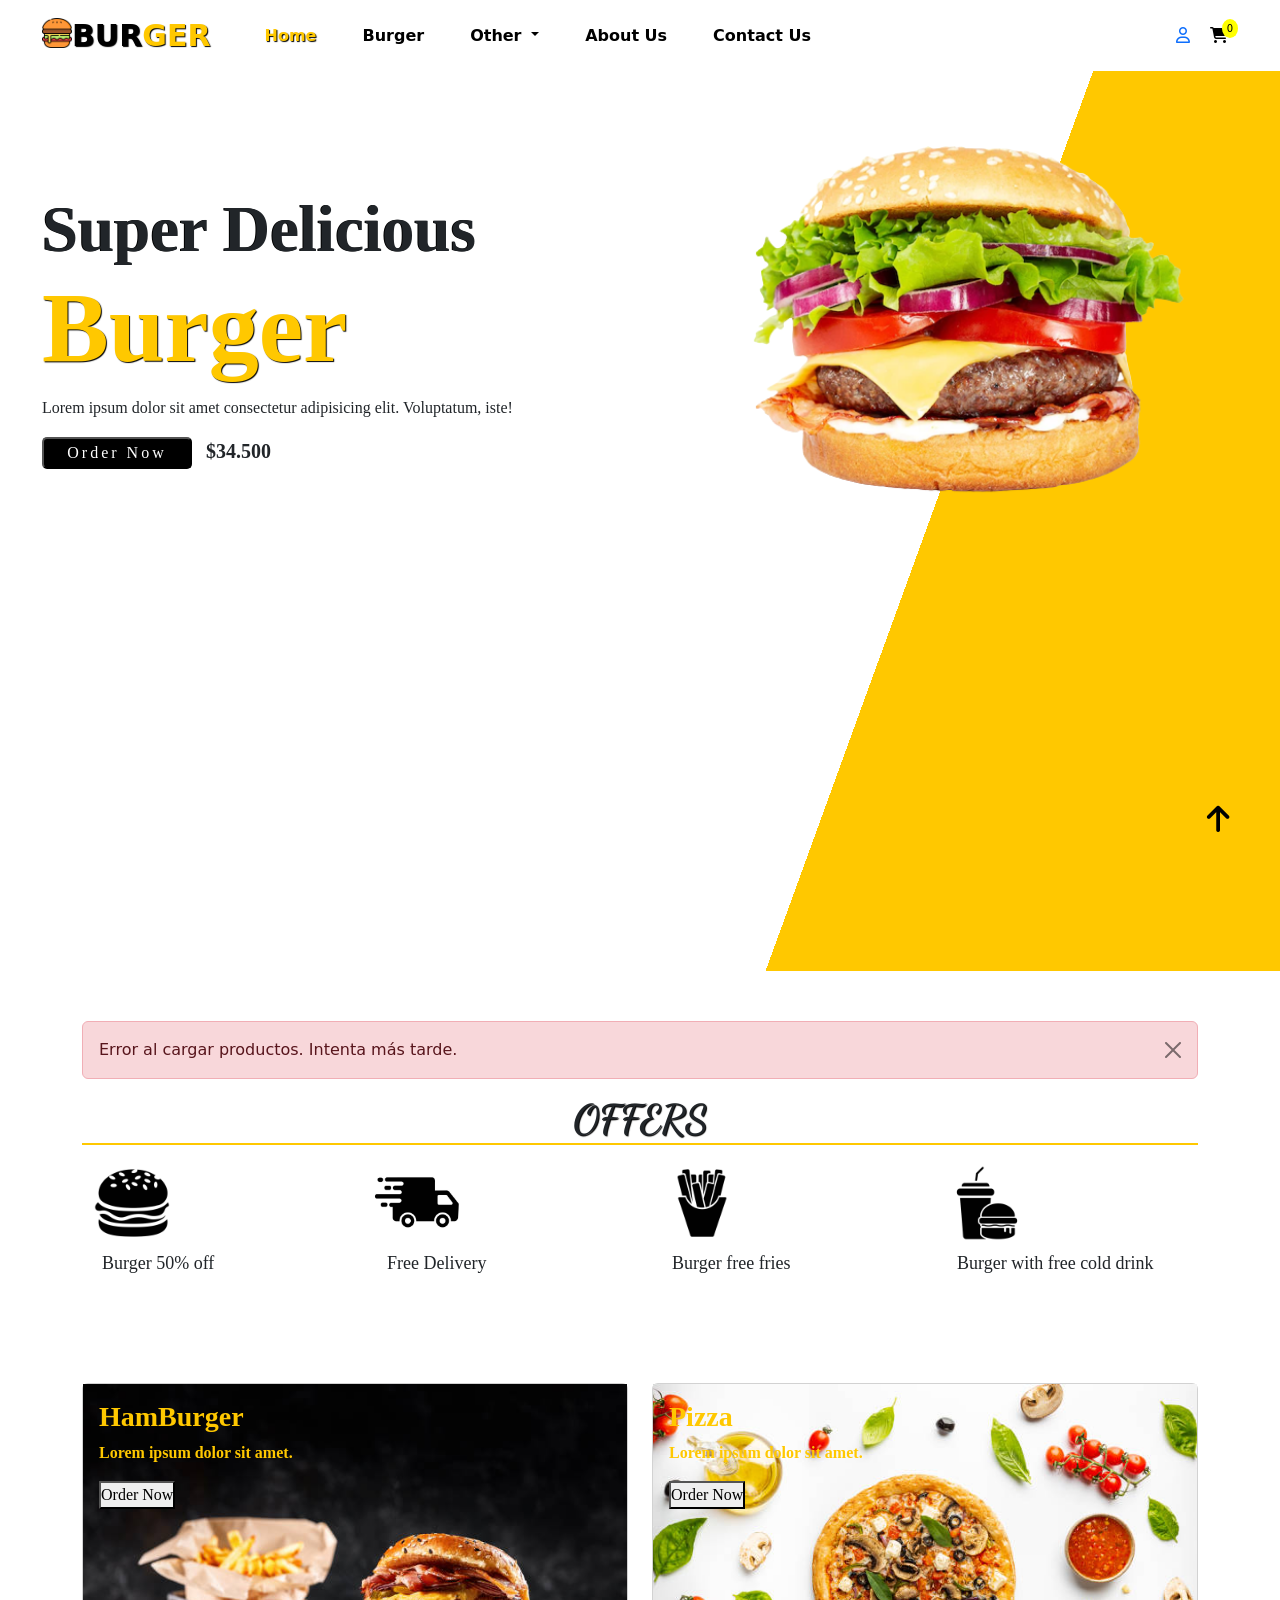
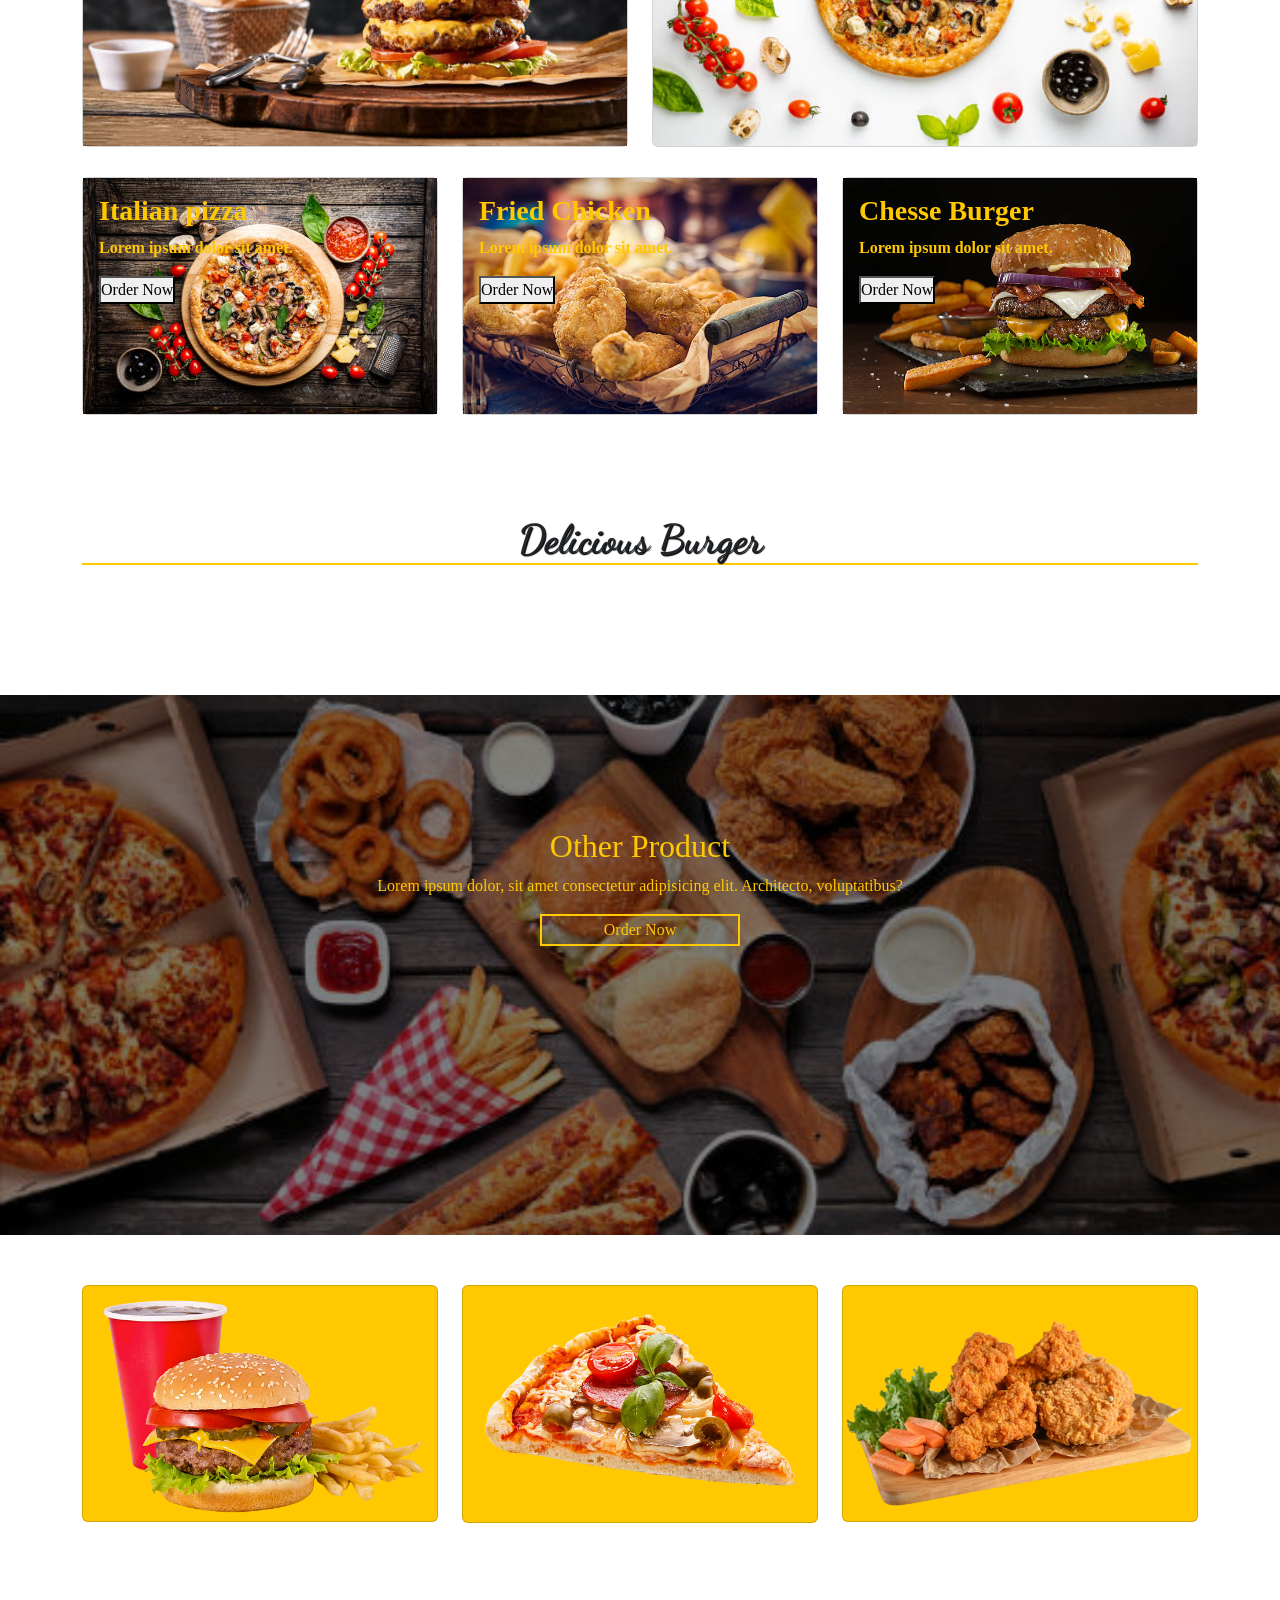
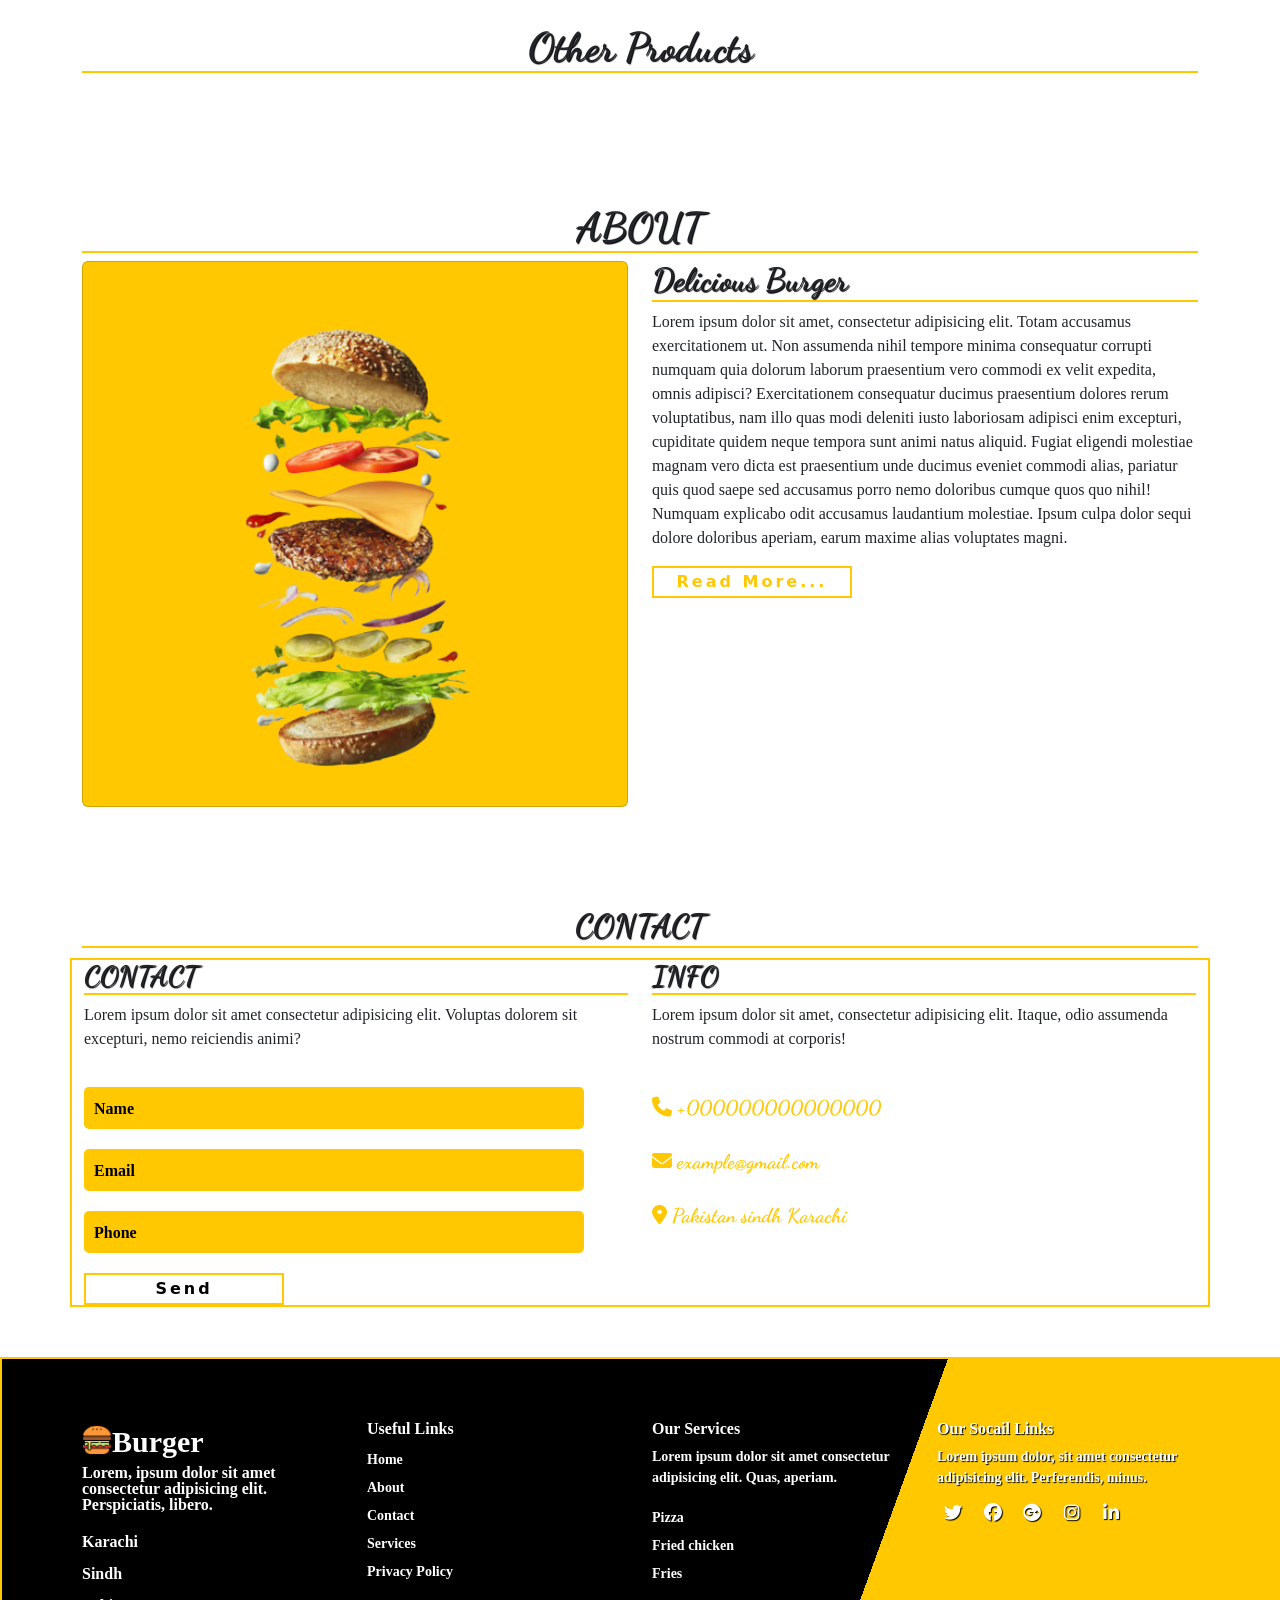
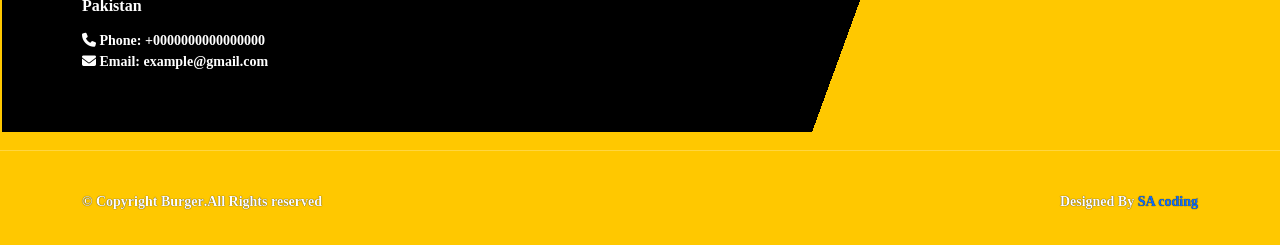
<file: Restaurant Website/Restaurant Website/platilla-carrito/index.html>
<!DOCTYPE html>
<html lang="en">
<head>
  <meta charset="UTF-8">
  <meta http-equiv="X-UA-Compatible" content="IE=edge">
  <meta name="viewport" content="width=device-width, initial-scale=1.0">
  <title>Burger</title>
  <link rel="shortcut icon" type="image" href="./images/logo.png">
  <link rel="stylesheet" href="style.css">
  <link rel="stylesheet" href="https://cdnjs.cloudflare.com/ajax/libs/font-awesome/6.2.0/css/all.min.css">
  <!-- bootstrap links -->
  <link href="https://cdn.jsdelivr.net/npm/bootstrap@5.0.2/dist/css/bootstrap.min.css" rel="stylesheet" integrity="sha384-EVSTQN3/azprG1Anm3QDgpJLIm9Nao0Yz1ztcQTwFspd3yD65VohhpuuCOmLASjC" crossorigin="anonymous">
  <!-- bootstrap links -->
  <!-- fonts links -->
  <link rel="preconnect" href="https://fonts.googleapis.com">
  <link rel="preconnect" href="https://fonts.gstatic.com" crossorigin>
  <link href="https://fonts.googleapis.com/css2?family=Dancing+Script:wght@600&display=swap" rel="stylesheet">
  <!-- fonts links -->
</head>
<body>
  <!-- home section -->
  <nav class="navbar navbar-expand-lg" id="navbar">
    <div class="container-fluid">
      <a class="navbar-brand" href="#" id="logo"><img src="./images/logo.png" alt="" width="30px">BUR<span>GER</span></a>
      <button class="navbar-toggler" type="button" data-bs-toggle="collapse" data-bs-target="#navbarSupportedContent" aria-controls="navbarSupportedContent" aria-expanded="false" aria-label="Toggle navigation">
        <span><i class="fa-solid fa-bars"></i></span>
      </button>
      <div class="collapse navbar-collapse" id="navbarSupportedContent">
        <ul class="navbar-nav me-auto mb-2 mb-lg-0">
          <li class="nav-item">
            <a class="nav-link active" aria-current="page" href="../platilla-carrito/index.html" id="first-child">Home</a>
          </li>
          <li class="nav-item">
            <a class="nav-link" href="../platilla-carrito/index.html#burger">Burger</a>
          </li>
          <li class="nav-item dropdown">
   <a class="nav-link dropdown-toggle" href="../platilla-carrito/index.html#Other" role="button">
      Other
   </a>
   <ul class="dropdown-menu">
      <li><a class="dropdown-item" href="../platilla-carrito/index.html#Pizza">Pizza</a></li>
      <li><a class="dropdown-item" href="../platilla-carrito/index.html#Fries">Fries</a></li>
      <li><a class="dropdown-item" href="../platilla-carrito/index.html#FriedChicken">Fried Chicken</a></li>
   </ul>
</li>
          <li class="nav-item">
            <a class="nav-link" href="../platilla-carrito/index.html#about">About Us</a>
          </li>
          <li class="nav-item">
            <a class="nav-link" href="../platilla-carrito/index.html#contact">Contact Us</a>
          </li>
        </ul>
        
        <form class="d-flex">
          <div class="icons">
            <a href="">
            <i class="fa-regular fa-user"></i>
            </a>
            <a href="../platilla-carrito/cart.html" style="color: black;">
            <div class="carrito">
              <i class="fa-solid fa-cart-shopping"></i>
              <span class="contar-pro">0</span>
            </div>
            </a>
          </div>
        </form>
      </div>
    </div>
  </nav>
  <div class="home-section">
    <!-- home content -->
    <section class="home">
      <div class="content">
        <h1>Super Delicious
          <br> <span>Burger</span>
        </h1>
        <p>Lorem ipsum dolor sit amet consectetur adipisicing elit. Voluptatum, iste!</p>
        <div id="btn"><button id="btn-hero-order">Order Now</button> <span>$34.500</span></div>
      </div>
      <div class="img">
        <img src="./images/burger.png" alt="">
      </div>
    </section>
    <!-- home content -->
  </div>
  <!-- home section -->





  <!-- top icons -->
  <div class="container" id="top-icons">
    <h1>OFFERS</h1>
    <div class="row">
      <div class="col-md-3 py-3 py-md-0">
        <i><img src="./images/offer1.png" alt=""></i>
        <h3>Burger 50% off</h3>
      </div>
      <div class="col-md-3 py-3 py-md-0">
        <i><img src="./images/offer2.png" alt=""></i>
        <h3>Free Delivery</h3>
      </div>
      <div class="col-md-3 py-3 py-md-0">
        <i><img src="./images/offer3.png" alt=""></i>
        <h3>Burger free fries</h3>
      </div>
      <div class="col-md-3 py-3 py-md-0">
        <i><img src="./images/offer4.png" alt=""></i>
        <h3>Burger with free cold drink</h3>
      </div>
    </div>
  </div>
  <!-- top icons -->







  <!-- cards -->
  <div class="container" id="cards">
    <div class="row">
      <div class="col-md-6 py-3 py-md-0">
        <div class="card">
          <img src="./images/cards1.png" alt="">
          <div class="card-img-overlay">
            <h3>HamBurger</h3>
            <p>Lorem ipsum dolor sit amet.</p>
            <button class="btn-orden-categoria" data-categoria="hamburguesa">Order Now</button>
          </div>
        </div>
      </div>
      <div class="col-md-6 py-3 py-md-0">
        <div class="card">
          <img src="./images/cards2.png" alt="">
          <div class="card-img-overlay">
            <h3>Pizza</h3>
            <p>Lorem ipsum dolor sit amet.</p>
            <button class="btn-orden-categoria" data-categoria="pizza">Order Now</button>
          </div>
        </div>
      </div>
    </div>

    <div class="row" style="margin-top: 30px;">
      <div class="col-md-4 py-3 py-md-0">
        <div class="card">
          <img src="./images/cards3.png" alt="">
          <div class="card-img-overlay">
            <h3>Italian pizza</h3>
            <p>Lorem ipsum dolor sit amet.</p>
            <button class="btn-orden-categoria" data-categoria="pizza">Order Now</button>
          </div>
        </div>
      </div>
      <div class="col-md-4 py-3 py-md-0">
        <div class="card">
          <img src="./images/cards4.png" alt="">
          <div class="card-img-overlay">
            <h3>Fried Chicken</h3>
            <p>Lorem ipsum dolor sit amet.</p>
            <button class="btn-orden-categoria" data-categoria="pollo">Order Now</button>
          </div>
        </div>
      </div>
      <div class="col-md-4 py-3 py-md-0">
        <div class="card">
          <img src="./images/cards5.png" alt="">
          <div class="card-img-overlay">
            <h3>Chesse Burger</h3>
            <p>Lorem ipsum dolor sit amet.</p>
            <button class="btn-orden-categoria" data-categoria="hamburguesa">Order Now</button>
          </div>
        </div>
      </div>
    </div>
  </div>
  <!-- cards -->







  <!-- burger -->
  <div class="container" id="burger">
    <h1>Delicious Burger</h1>
    <div class="row" style="margin-top: 30px;">
      <!-- Los productos se cargarán dinámicamente desde la API -->
    </div>
  </div>
  <!-- burger -->





  <!-- banner -->
  <div class="banner" id="Other">
    <h3>Other Product</h3>
    <p>Lorem ipsum dolor, sit amet consectetur adipisicing elit. Architecto, voluptatibus?</p>
    <button id="btnorder">Order Now</button>
  </div>
  <!-- banner -->






  <!-- top cards -->
  <div class="container" id="topcards">
    <div class="row">
      <div class="col-md-4 py-3 py-md-0">
        <div class="card">
          <img src="./images/topcard1.png" alt="">
        </div>
      </div>
      <div class="col-md-4 py-3 py-md-0">
        <div class="card">
          <img src="./images/topcard2.png" alt="">
        </div>
      </div>
      <div class="col-md-4 py-3 py-md-0">
        <div class="card">
          <img src="./images/topcard3.png" alt="">
        </div>
      </div>
    </div>
  </div>
  <!-- top cards -->






  <!-- otros productos -->
  <div class="container" id="otros-productos">
    <h1 style="margin-top: 30px;">Other Products</h1>
    <div class="row" style="margin-top: 30px;">
      <!-- Los otros productos (Pizzas, Pollos, Papas) se cargarán dinámicamente desde la API -->
    </div>
  </div>
  <!-- otros productos -->








  <!-- about -->
  <div class="container" id="about">
    <h1>ABOUT</h1>
    <div class="row">
     <div class="col-md-6 py-3 py-md-0">
      <div class="card">
        <img src="./images/about.png" alt="">
      </div>
     </div>
     <div class="col-md-6 py-3 py-md-0">
      <h2>Delicious Burger</h2>
      <p>Lorem ipsum dolor sit amet, consectetur adipisicing elit. Totam accusamus exercitationem ut. Non assumenda nihil tempore minima consequatur corrupti numquam quia dolorum laborum praesentium vero commodi ex velit expedita, omnis adipisci? Exercitationem consequatur ducimus praesentium dolores rerum voluptatibus, nam illo quas modi deleniti iusto laboriosam adipisci enim excepturi, cupiditate quidem neque tempora sunt animi natus aliquid. Fugiat eligendi molestiae magnam vero dicta est praesentium unde ducimus eveniet commodi alias, pariatur quis quod saepe sed accusamus porro nemo doloribus cumque quos quo nihil! Numquam explicabo odit accusamus laudantium molestiae. Ipsum culpa dolor sequi dolore doloribus aperiam, earum maxime alias voluptates magni.</p>
      <div id="readmorebtn"><button>Read More...</button></div>
     </div>
    </div>
  </div>
  <!-- about -->






  <!-- contact -->
  <div class="container">
    <h2 id="h2">CONTACT</h2>
  </div>
    <div class="container" id="contact">
    <div class="row">
      <div class="col-md-6 py-3 py-md-0">
         <h3>CONTACT</h3>
         <p>Lorem ipsum dolor sit amet consectetur adipisicing elit. Voluptas dolorem sit excepturi, nemo reiciendis animi?</p>
         <input type="text" placeholder="Name"><br>
         <input type="email" placeholder="Email"><br>
         <input type="number" placeholder="Phone"><br>
         <button id="btnmessage">Send</button>
      </div>
      <div class="col-md-6 py-3 py-md-0">
        <h3>INFO</h3>
        <p>Lorem ipsum dolor sit amet, consectetur adipisicing elit. Itaque, odio assumenda nostrum commodi at corporis!</p>
        <i class="fas fa-phone"> <span>+000000000000000</span></i><br>
        <i class="fa-solid fa-envelope"> <span>example@gmail.com</span></i><br>
        <i class="fa-solid fa-location-dot"> <span>Pakistan sindh Karachi</span></i><br>
      </div>
    </div>
  </div>

  <!-- contact -->







  <!-- footer -->
  <footer id="footer" style="margin-top: 50px;">
    <div class="footer-top">
      <div class="container">
        <div class="row">
          <div class="col-lg-3 col-md-6 footer-contact">
            <a class="navbar-brand" href="#" id="logo2"><img src="./images/logo.png" alt="" width="30px">Burger</a>
            <p>Lorem, ipsum dolor sit amet consectetur adipisicing elit. Perspiciatis, libero.</p><br>
            <p>
              Karachi <br><br>
              Sindh <br><br>
              Pakistan <br><br>
            </p>
            <strong><i class="fa-solid fa-phone"></i> Phone: <strong>+0000000000000000</strong></strong><br>
            <strong><i class="fa-solid fa-envelope"></i> Email: <strong>example@gmail.com</strong></strong>
          </div>
          <div class="col-lg-3 col-md-6 footer-links">
            <h4>Useful Links</h4>
            <ul>
              <li><a href="../platilla-carrito/index.html">Home</a></li>
              <li><a href="../platilla-carrito/index.html#about">About</a></li>
              <li><a href="../platilla-carrito/index.html#contact">Contact</a></li>
              <li><a href="#">Services</a></li>
              <li><a href="#">Privacy Policy</a></li>
            </ul>
          </div>
          
          <div class="col-lg-3 col-md-6 footer-links">
            <h4>Our Services</h4>
            <p>Lorem ipsum dolor sit amet consectetur adipisicing elit. Quas, aperiam.</p>
            <ul>
              <li><a href="../platilla-carrito/index.html#Pizza">Pizza</a></li>
              <li><a href="../platilla-carrito/index.html#FriedChicken">Fried chicken</a></li>
              <li><a href="../platilla-carrito/index.html#Fries">Fries</a></li>
            </ul>
          </div>
          
          <div class="col-lg-3 col-md-6 footer-links">
            <h4>Our Socail Links</h4>
            <p>Lorem ipsum dolor, sit amet consectetur adipisicing elit. Perferendis, minus.</p>
            <div class="socail-links mt-3">
              <a href="#"><i class="fa-brands fa-twitter"></i></a>
              <a href="#"><i class="fa-brands fa-facebook"></i></a>
              <a href="#"><i class="fa-brands fa-google-plus"></i></a>
              <a href="#"><i class="fa-brands fa-instagram"></i></a>
              <a href="#"><i class="fa-brands fa-linkedin-in"></i></a>
            </div>
          </div>

        </div>
      </div>
    </div>
  
  <hr>
  <div class="container py-4">
    <div class="copyright">
      &copy; Copyright <strong>Burger</strong>.All Rights reserved
    </div>
    <div class="credits">
      Designed By <a href="#">SA coding</a>
    </div>
  </div>
</footer>

  <!-- footer -->

  <a href="#" class="arrow"><i class="fa-solid fa-arrow-up"></i></a>


  <script src="https://cdn.jsdelivr.net/npm/bootstrap@5.0.2/dist/js/bootstrap.bundle.min.js" integrity="sha384-MrcW6ZMFYlzcLA8Nl+NtUVF0sA7MsXsP1UyJoMp4YLEuNSfAP+JcXn/tWtIaxVXM" crossorigin="anonymous"></script>
  <script src="./js/app.js"></script>

</body>
</html>
</file>
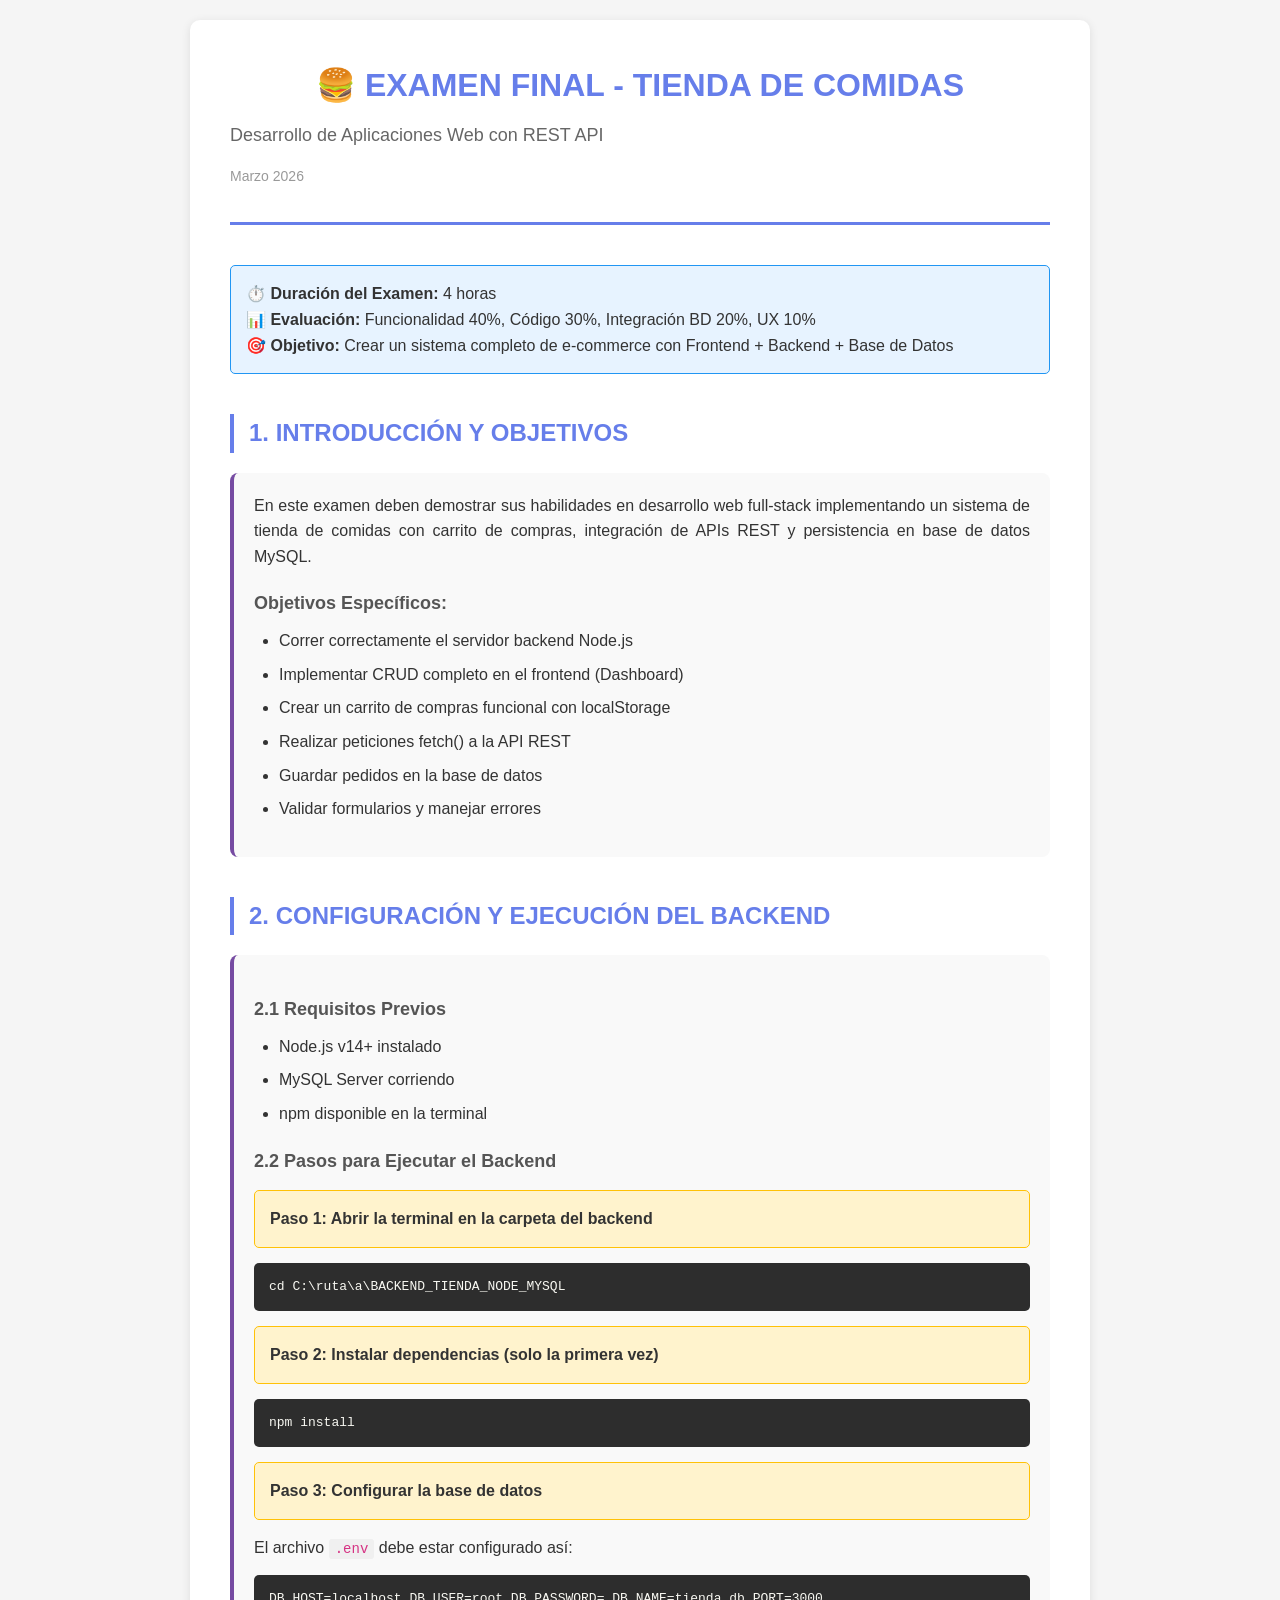
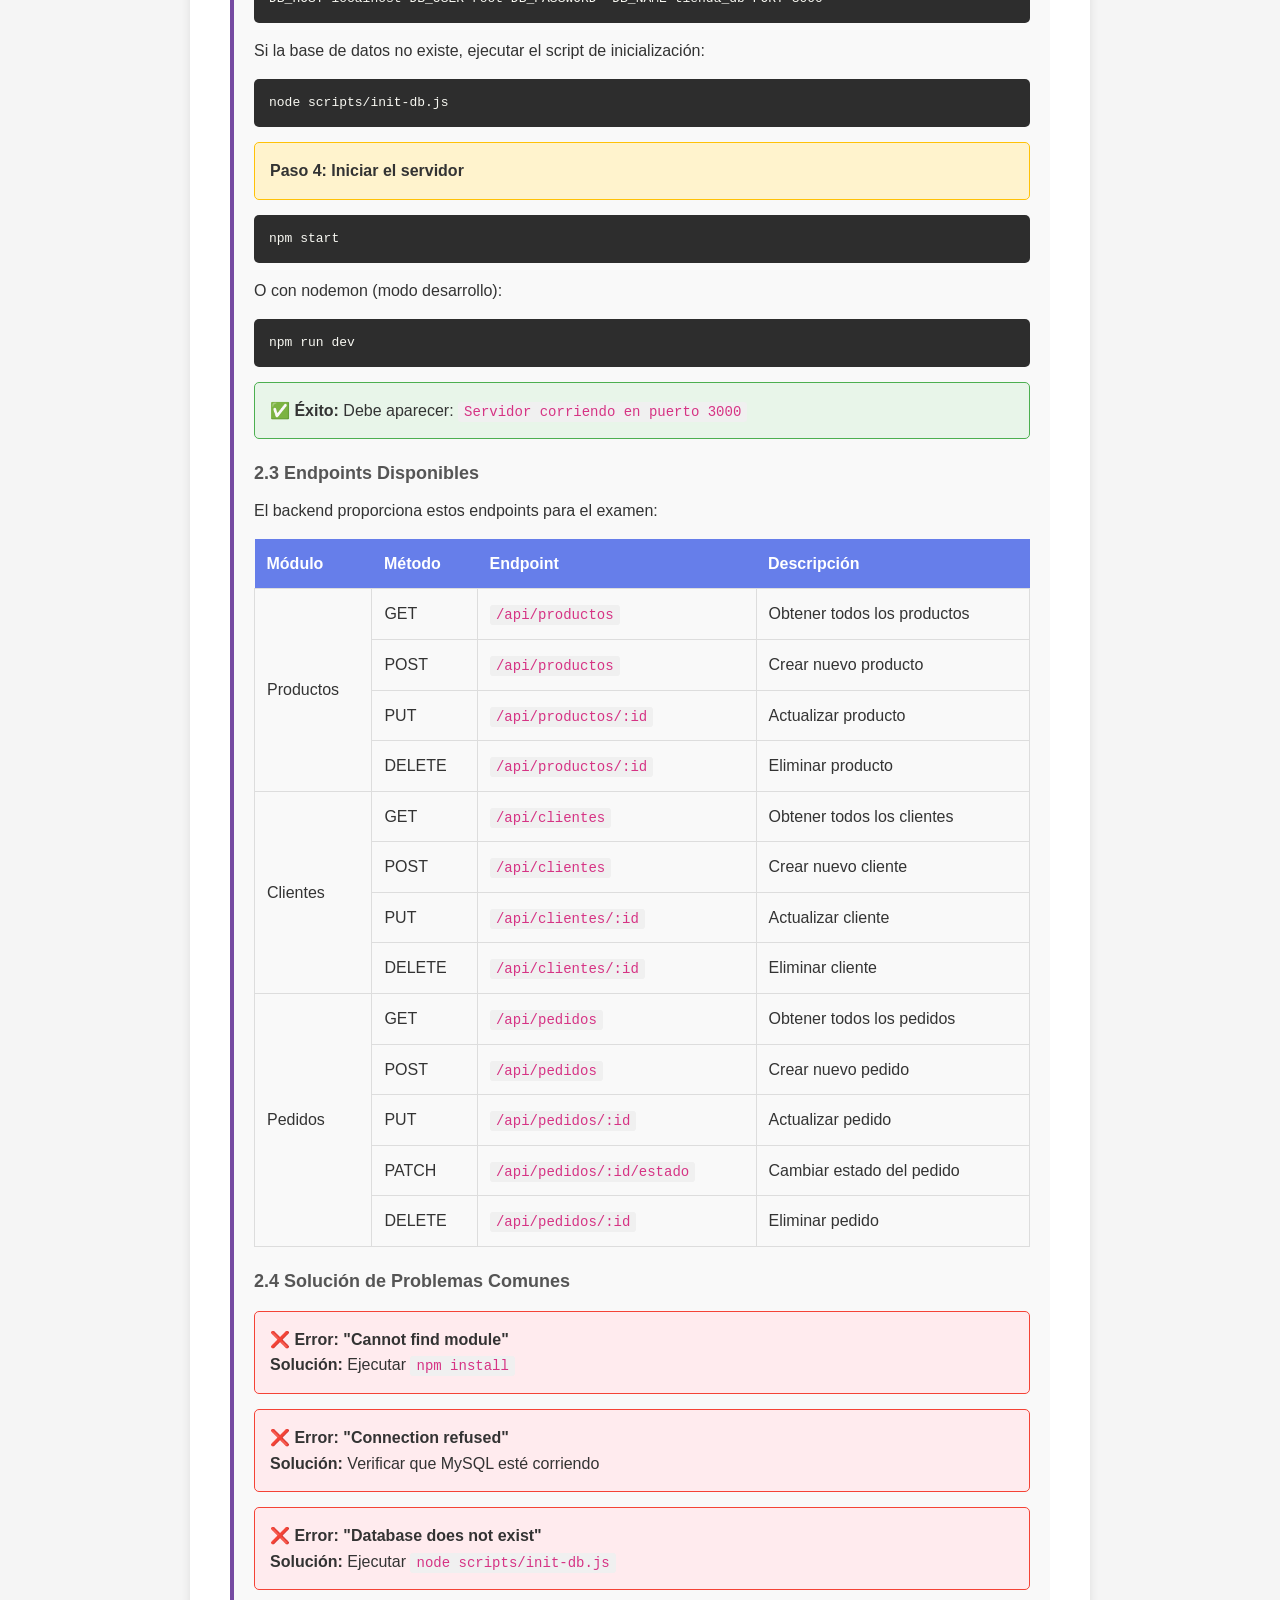
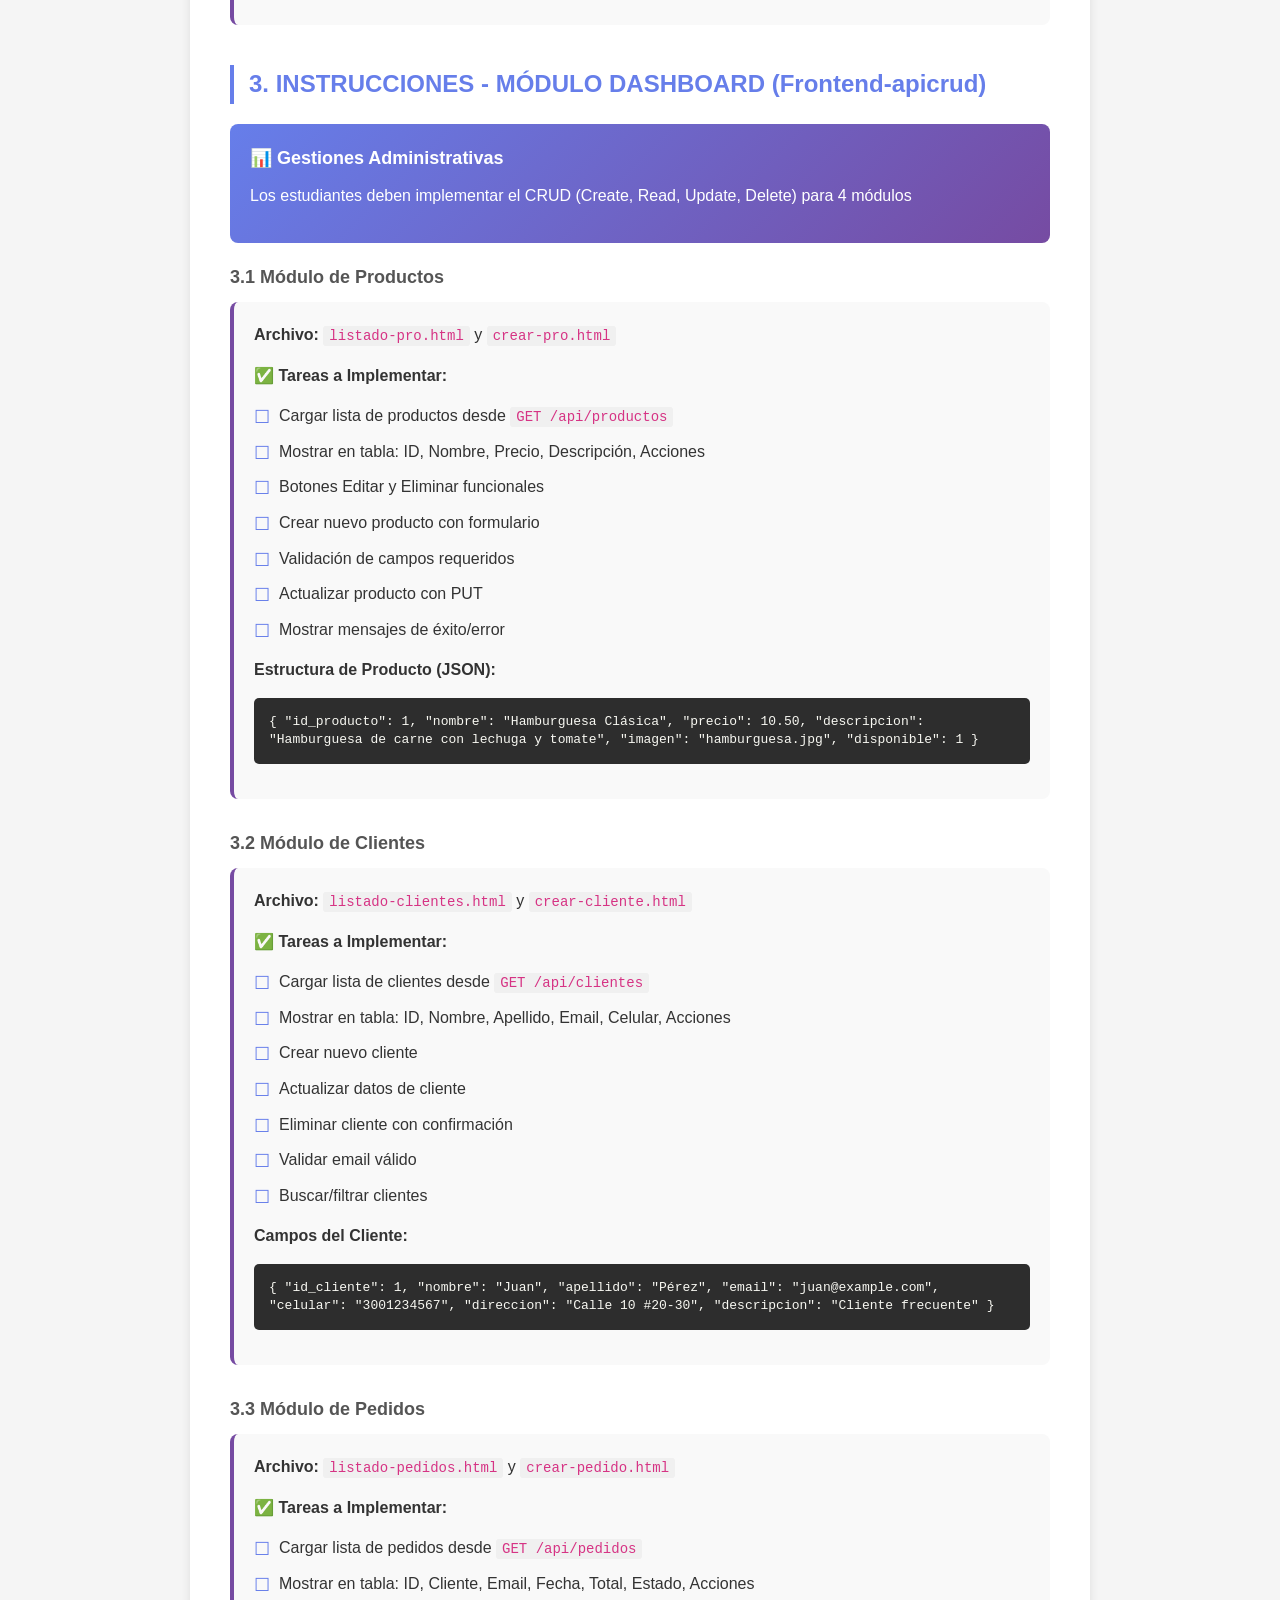
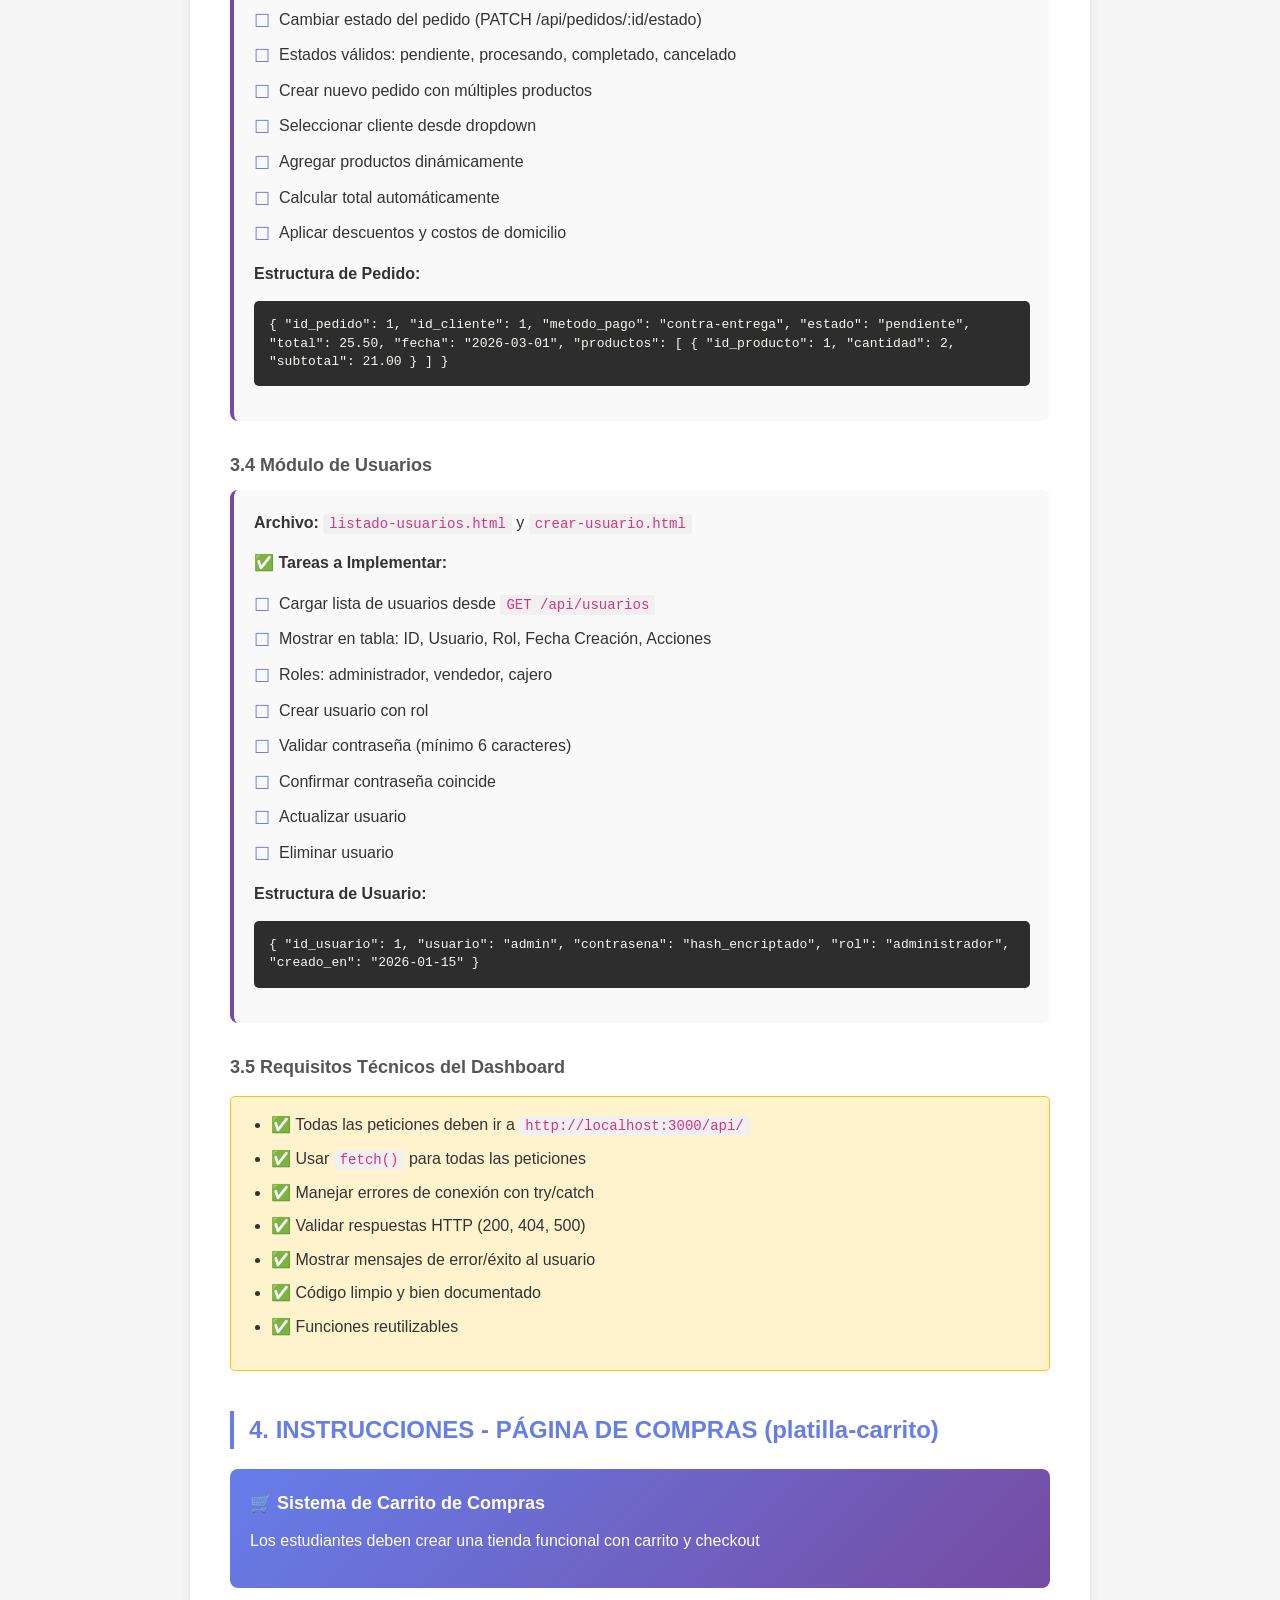
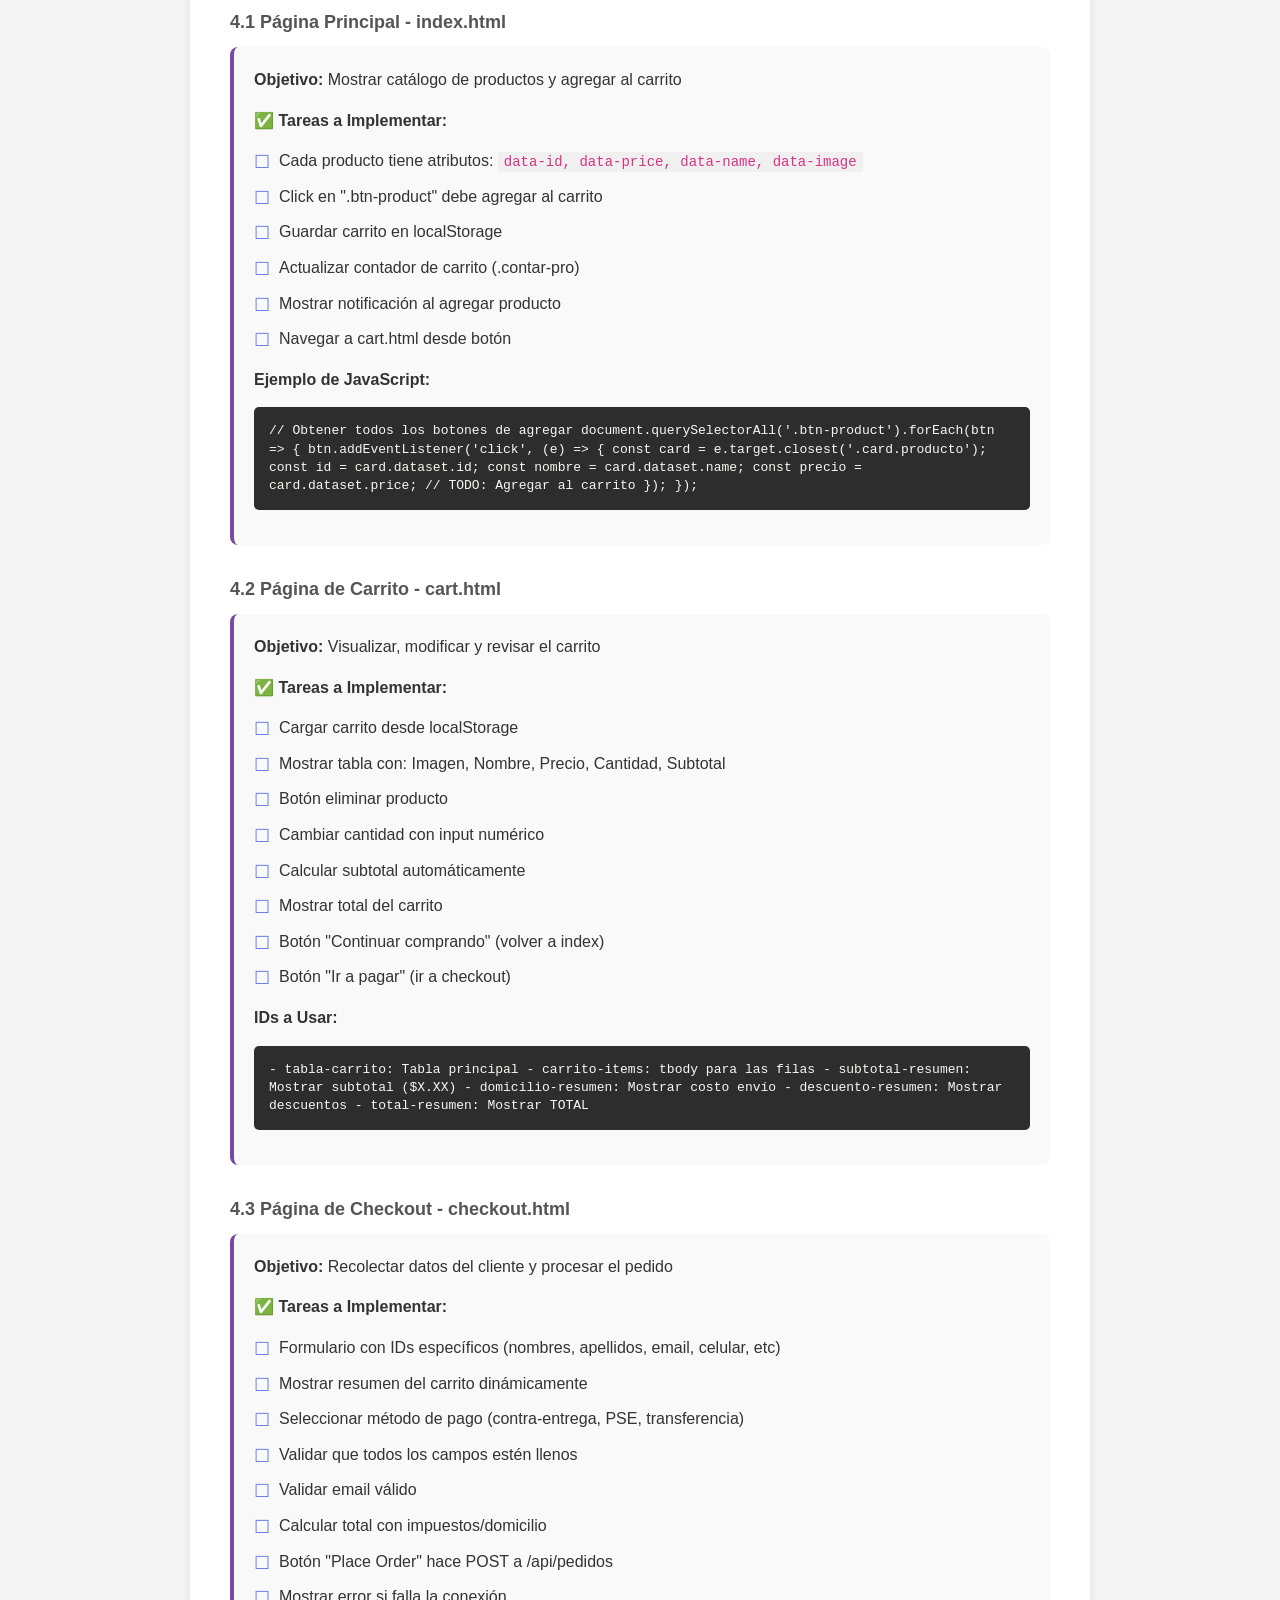
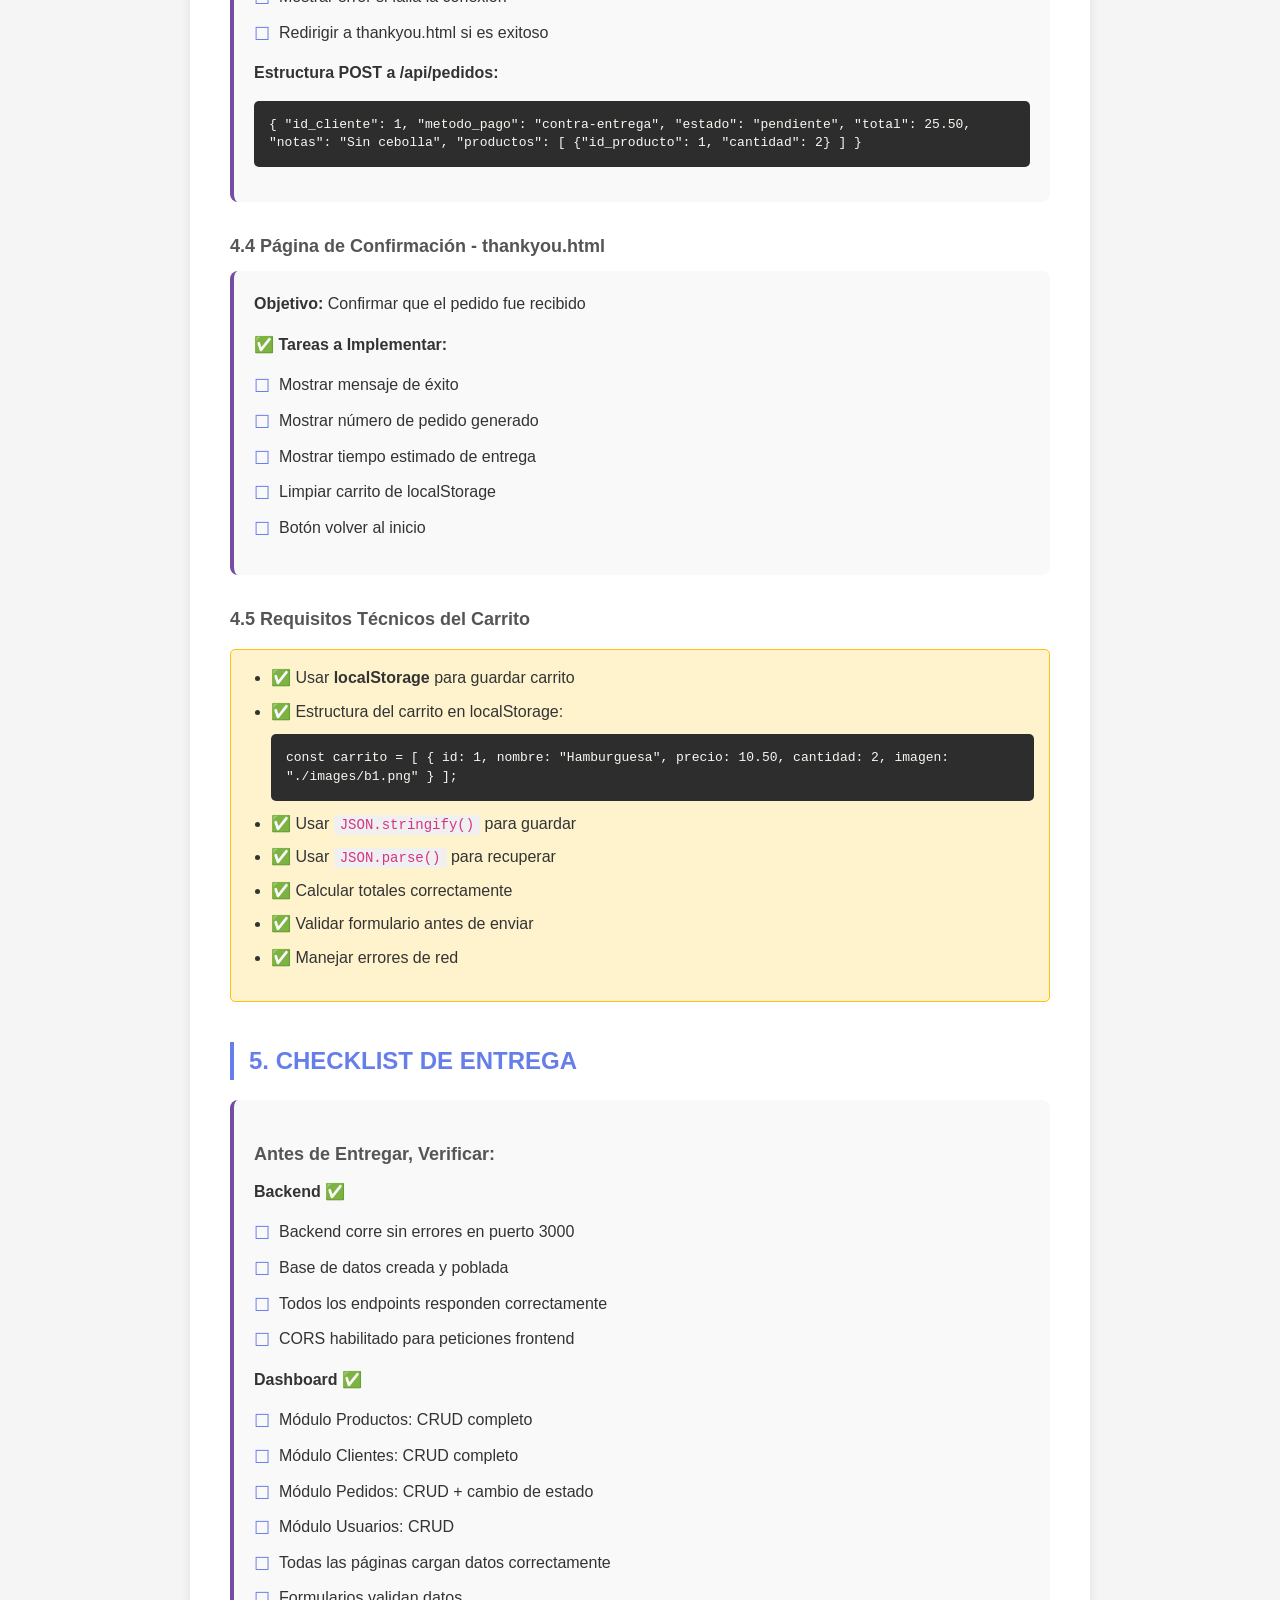
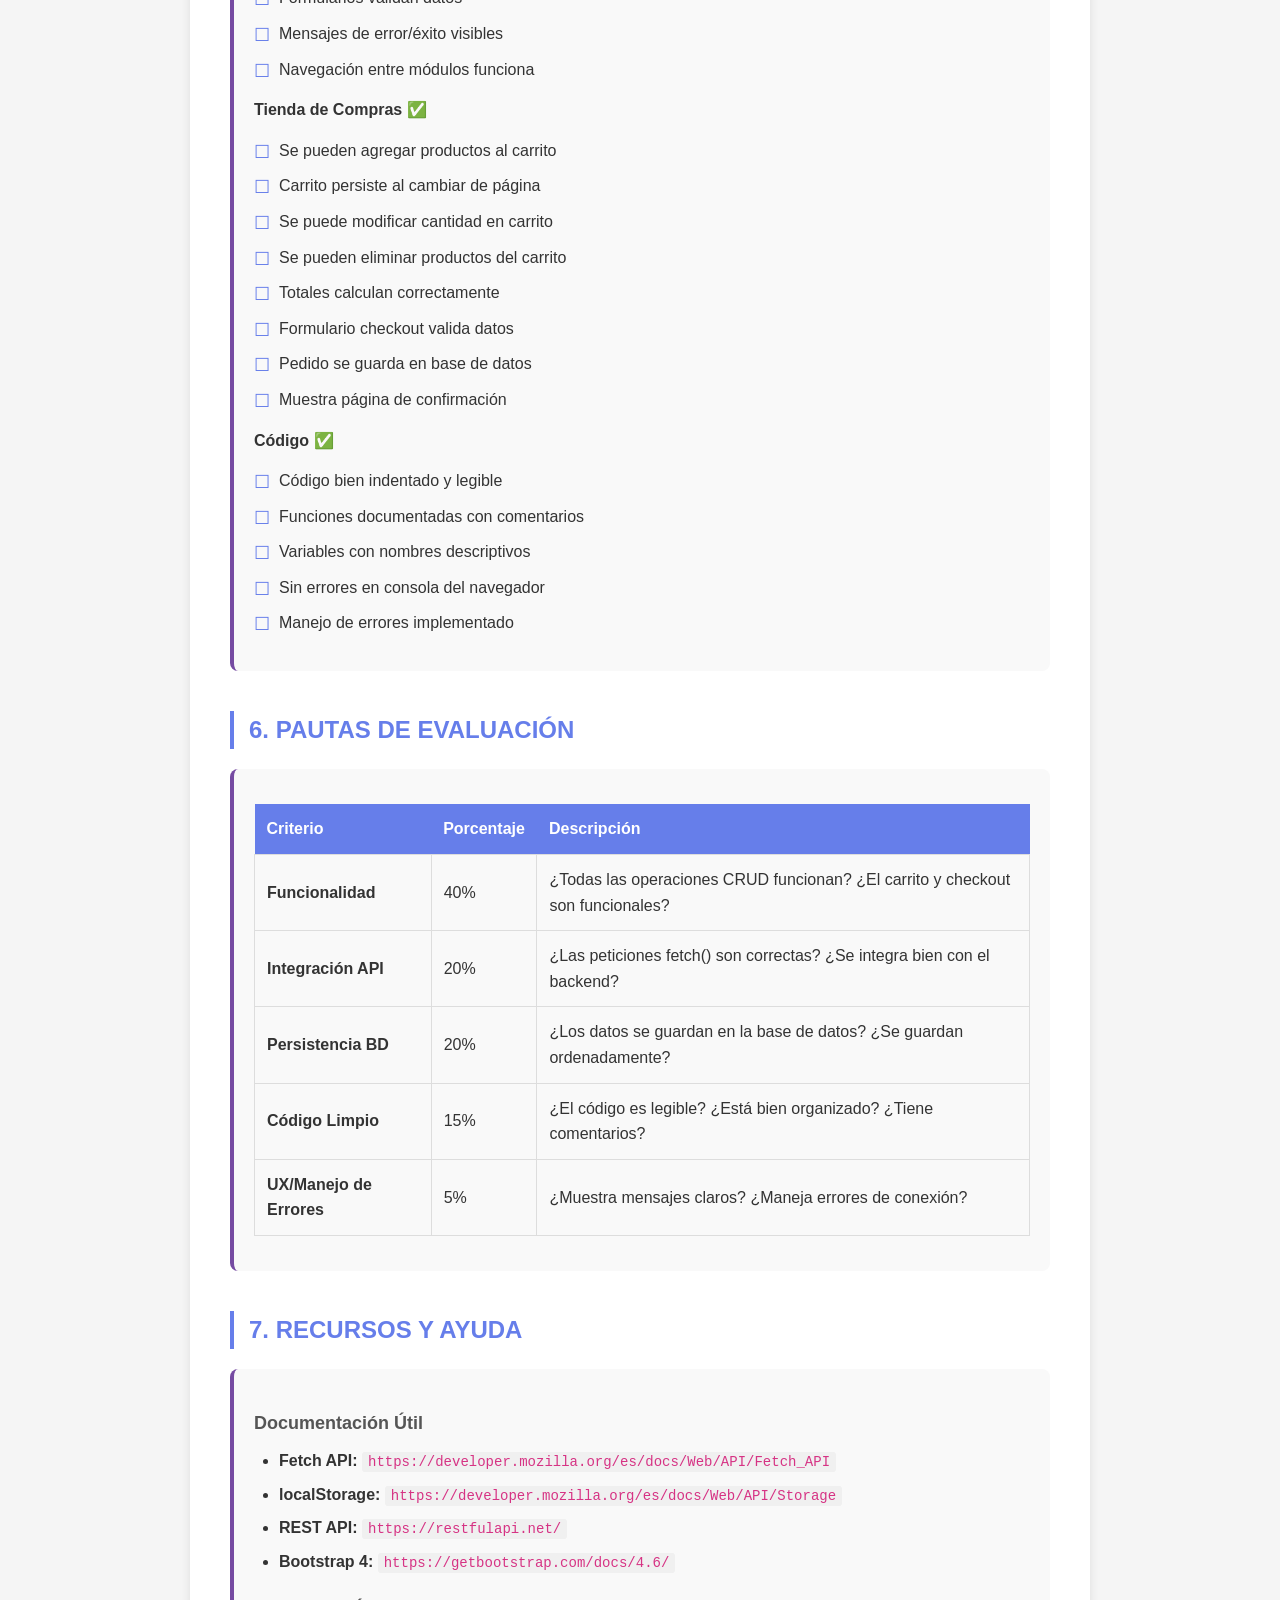
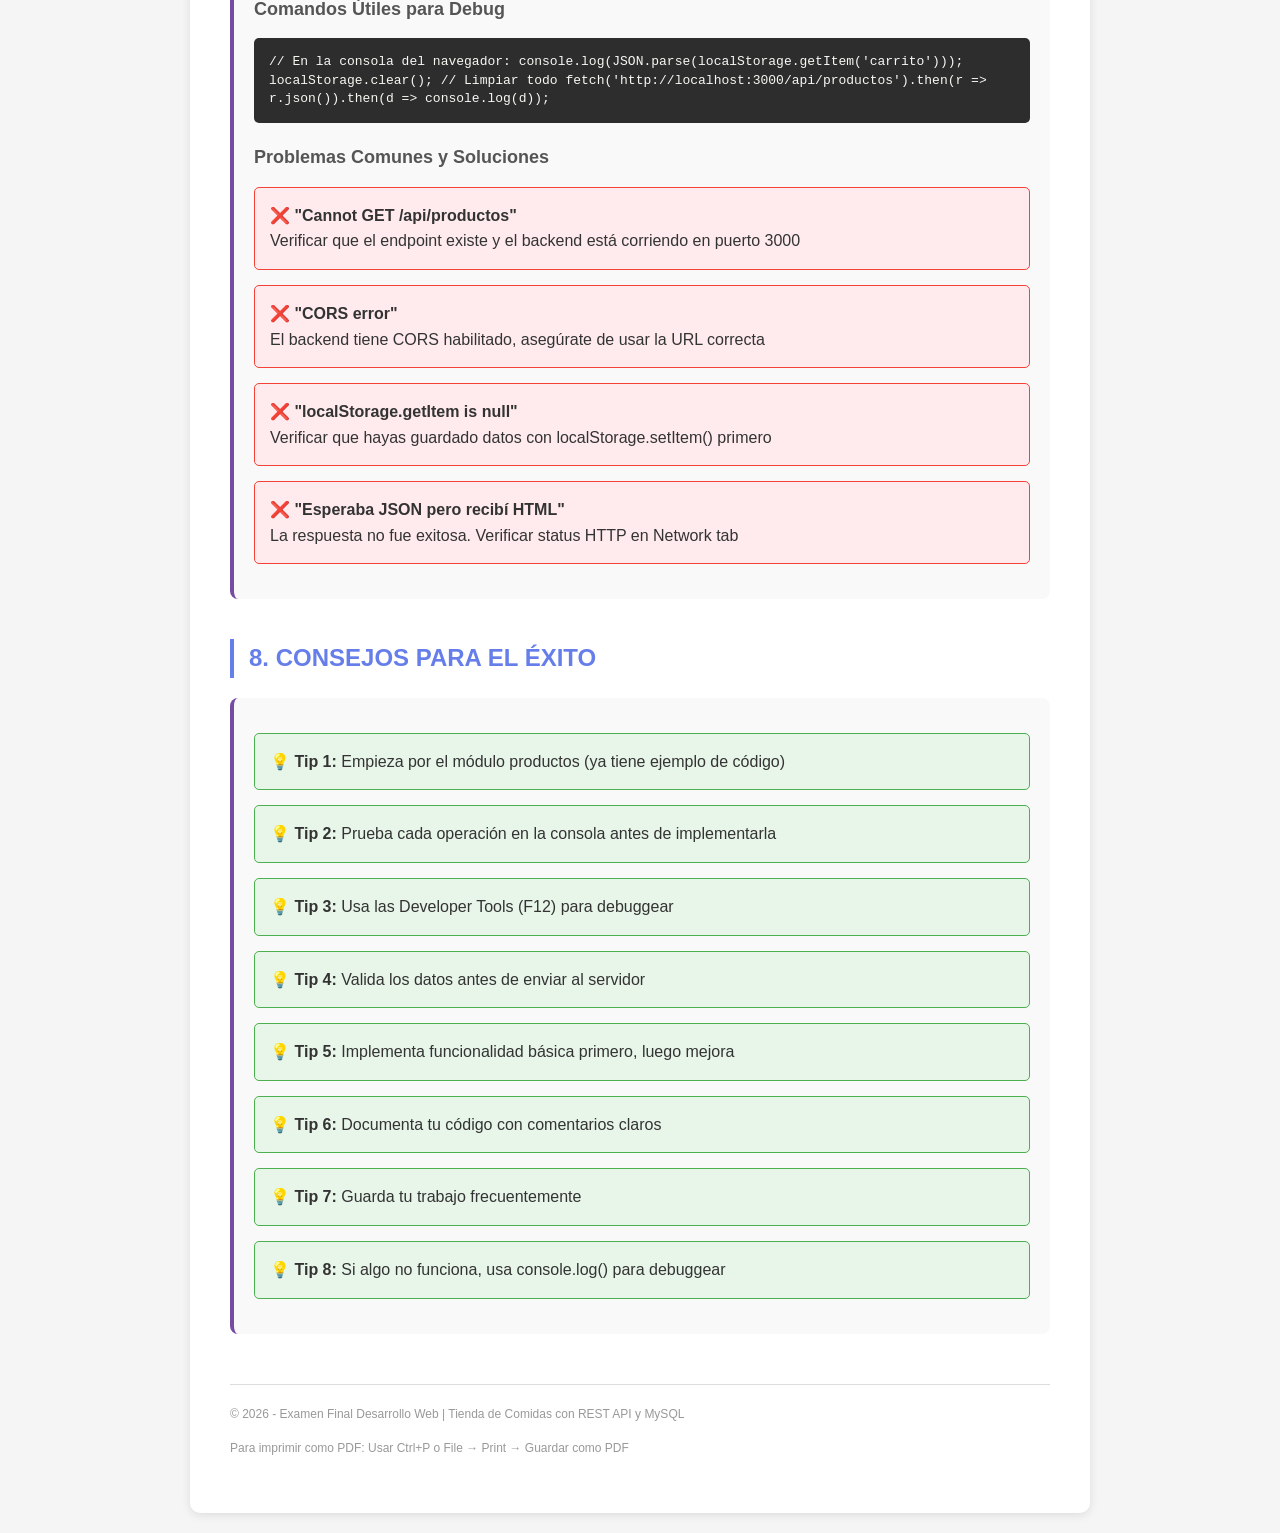
<file: INSTRUCCIONES_EXAMEN_FINAL.html>
<!DOCTYPE html>
<html lang="es">
<head>
    <meta charset="UTF-8">
    <meta name="viewport" content="width=device-width, initial-scale=1.0">
    <title>Instrucciones Examen Final - Tienda de Comidas</title>
    <style>
        * {
            margin: 0;
            padding: 0;
            box-sizing: border-box;
        }
        
        body {
            font-family: 'Segoe UI', Tahoma, Geneva, Verdana, sans-serif;
            line-height: 1.6;
            color: #333;
            background-color: #f5f5f5;
            padding: 20px;
        }
        
        .container {
            max-width: 900px;
            margin: 0 auto;
            background-color: white;
            padding: 40px;
            border-radius: 10px;
            box-shadow: 0 2px 10px rgba(0,0,0,0.1);
        }
        
        header {
            text-align: center;
            margin-bottom: 40px;
            border-bottom: 3px solid #667eea;
            padding-bottom: 20px;
        }
        
        h1 {
            color: #667eea;
            font-size: 32px;
            margin-bottom: 10px;
        }
        
        .subtitle {
            color: #666;
            font-size: 18px;
        }
        
        .date {
            color: #999;
            font-size: 14px;
            margin-top: 10px;
        }
        
        h2 {
            color: #667eea;
            font-size: 24px;
            margin-top: 40px;
            margin-bottom: 20px;
            border-left: 4px solid #667eea;
            padding-left: 15px;
        }
        
        h3 {
            color: #555;
            font-size: 18px;
            margin-top: 20px;
            margin-bottom: 10px;
        }
        
        p {
            margin-bottom: 15px;
            text-align: justify;
        }
        
        .section {
            margin-bottom: 30px;
            background-color: #f9f9f9;
            padding: 20px;
            border-radius: 8px;
            border-left: 4px solid #764ba2;
        }
        
        .highlight {
            background-color: #fff3cd;
            border: 1px solid #ffc107;
            padding: 15px;
            border-radius: 5px;
            margin: 15px 0;
        }
        
        .info-box {
            background-color: #e7f3ff;
            border: 1px solid #2196F3;
            padding: 15px;
            border-radius: 5px;
            margin: 15px 0;
        }
        
        .error-box {
            background-color: #ffebee;
            border: 1px solid #f44336;
            padding: 15px;
            border-radius: 5px;
            margin: 15px 0;
        }
        
        .success-box {
            background-color: #e8f5e9;
            border: 1px solid #4caf50;
            padding: 15px;
            border-radius: 5px;
            margin: 15px 0;
        }
        
        ul {
            margin-left: 25px;
            margin-bottom: 15px;
        }
        
        li {
            margin-bottom: 8px;
        }
        
        code {
            background-color: #f0f0f0;
            padding: 2px 6px;
            border-radius: 3px;
            font-family: 'Courier New', monospace;
            font-size: 14px;
            color: #d63384;
        }
        
        .code-block {
            background-color: #2d2d2d;
            color: #f8f8f2;
            padding: 15px;
            border-radius: 5px;
            margin: 15px 0;
            overflow-x: auto;
            font-family: 'Courier New', monospace;
            font-size: 13px;
            line-height: 1.4;
        }
        
        table {
            width: 100%;
            border-collapse: collapse;
            margin: 15px 0;
        }
        
        th {
            background-color: #667eea;
            color: white;
            padding: 12px;
            text-align: left;
            font-weight: bold;
        }
        
        td {
            border: 1px solid #ddd;
            padding: 12px;
        }
        
        tr:nth-child(even) {
            background-color: #f9f9f9;
        }
        
        .checklist {
            list-style: none;
            margin: 15px 0;
        }
        
        .checklist li {
            padding-left: 25px;
            position: relative;
            margin-bottom: 10px;
        }
        
        .checklist li:before {
            content: "☐";
            position: absolute;
            left: 0;
            font-size: 18px;
            color: #667eea;
        }
        
        .duration {
            display: inline-block;
            background-color: #667eea;
            color: white;
            padding: 5px 10px;
            border-radius: 20px;
            font-size: 14px;
            margin-left: 10px;
        }
        
        .module-card {
            background: linear-gradient(135deg, #667eea 0%, #764ba2 100%);
            color: white;
            padding: 20px;
            border-radius: 8px;
            margin: 15px 0;
        }
        
        .module-card h3 {
            color: white;
            margin-top: 0;
        }
        
        .footer {
            margin-top: 50px;
            padding-top: 20px;
            border-top: 1px solid #ddd;
            text-align: center;
            color: #999;
            font-size: 12px;
        }
        
        .warning {
            color: #f44336;
            font-weight: bold;
        }
        
        .success {
            color: #4caf50;
            font-weight: bold;
        }
        
        @media print {
            body {
                background-color: white;
                padding: 0;
            }
            .container {
                box-shadow: none;
                padding: 0;
                max-width: 100%;
            }
        }
    </style>
</head>
<body>
    <div class="container">
        <header>
            <h1>🍔 EXAMEN FINAL - TIENDA DE COMIDAS</h1>
            <p class="subtitle">Desarrollo de Aplicaciones Web con REST API</p>
            <p class="date">Marzo 2026</p>
        </header>

        <div class="info-box">
            <strong>⏱️ Duración del Examen:</strong> 4 horas<br>
            <strong>📊 Evaluación:</strong> Funcionalidad 40%, Código 30%, Integración BD 20%, UX 10%<br>
            <strong>🎯 Objetivo:</strong> Crear un sistema completo de e-commerce con Frontend + Backend + Base de Datos
        </div>

        <!-- SECCIÓN 1: INTRODUCCIÓN -->
        <h2>1. INTRODUCCIÓN Y OBJETIVOS</h2>
        <div class="section">
            <p>
                En este examen deben demostrar sus habilidades en desarrollo web full-stack implementando 
                un sistema de tienda de comidas con carrito de compras, integración de APIs REST y 
                persistencia en base de datos MySQL.
            </p>
            
            <h3>Objetivos Específicos:</h3>
            <ul>
                <li>Correr correctamente el servidor backend Node.js</li>
                <li>Implementar CRUD completo en el frontend (Dashboard)</li>
                <li>Crear un carrito de compras funcional con localStorage</li>
                <li>Realizar peticiones fetch() a la API REST</li>
                <li>Guardar pedidos en la base de datos</li>
                <li>Validar formularios y manejar errores</li>
            </ul>
        </div>

        <!-- SECCIÓN 2: INSTRUCCIONES DEL BACKEND -->
        <h2>2. CONFIGURACIÓN Y EJECUCIÓN DEL BACKEND</h2>
        <div class="section">
            <h3>2.1 Requisitos Previos</h3>
            <ul>
                <li>Node.js v14+ instalado</li>
                <li>MySQL Server corriendo</li>
                <li>npm disponible en la terminal</li>
            </ul>

            <h3>2.2 Pasos para Ejecutar el Backend</h3>
            
            <div class="highlight">
                <strong>Paso 1: Abrir la terminal en la carpeta del backend</strong>
            </div>
            <div class="code-block">
cd C:\ruta\a\BACKEND_TIENDA_NODE_MYSQL
            </div>

            <div class="highlight">
                <strong>Paso 2: Instalar dependencias (solo la primera vez)</strong>
            </div>
            <div class="code-block">
npm install
            </div>

            <div class="highlight">
                <strong>Paso 3: Configurar la base de datos</strong>
            </div>
            <p>
                El archivo <code>.env</code> debe estar configurado así:
            </p>
            <div class="code-block">
DB_HOST=localhost
DB_USER=root
DB_PASSWORD=
DB_NAME=tienda_db
PORT=3000
            </div>
            
            <p>Si la base de datos no existe, ejecutar el script de inicialización:</p>
            <div class="code-block">
node scripts/init-db.js
            </div>

            <div class="highlight">
                <strong>Paso 4: Iniciar el servidor</strong>
            </div>
            <div class="code-block">
npm start
            </div>

            <p>O con nodemon (modo desarrollo):</p>
            <div class="code-block">
npm run dev
            </div>

            <div class="success-box">
                <strong>✅ Éxito:</strong> Debe aparecer: <code>Servidor corriendo en puerto 3000</code>
            </div>

            <h3>2.3 Endpoints Disponibles</h3>
            <p>El backend proporciona estos endpoints para el examen:</p>
            
            <table>
                <thead>
                    <tr>
                        <th>Módulo</th>
                        <th>Método</th>
                        <th>Endpoint</th>
                        <th>Descripción</th>
                    </tr>
                </thead>
                <tbody>
                    <tr>
                        <td rowspan="4">Productos</td>
                        <td>GET</td>
                        <td><code>/api/productos</code></td>
                        <td>Obtener todos los productos</td>
                    </tr>
                    <tr>
                        <td>POST</td>
                        <td><code>/api/productos</code></td>
                        <td>Crear nuevo producto</td>
                    </tr>
                    <tr>
                        <td>PUT</td>
                        <td><code>/api/productos/:id</code></td>
                        <td>Actualizar producto</td>
                    </tr>
                    <tr>
                        <td>DELETE</td>
                        <td><code>/api/productos/:id</code></td>
                        <td>Eliminar producto</td>
                    </tr>
                    
                    <tr>
                        <td rowspan="4">Clientes</td>
                        <td>GET</td>
                        <td><code>/api/clientes</code></td>
                        <td>Obtener todos los clientes</td>
                    </tr>
                    <tr>
                        <td>POST</td>
                        <td><code>/api/clientes</code></td>
                        <td>Crear nuevo cliente</td>
                    </tr>
                    <tr>
                        <td>PUT</td>
                        <td><code>/api/clientes/:id</code></td>
                        <td>Actualizar cliente</td>
                    </tr>
                    <tr>
                        <td>DELETE</td>
                        <td><code>/api/clientes/:id</code></td>
                        <td>Eliminar cliente</td>
                    </tr>
                    
                    <tr>
                        <td rowspan="5">Pedidos</td>
                        <td>GET</td>
                        <td><code>/api/pedidos</code></td>
                        <td>Obtener todos los pedidos</td>
                    </tr>
                    <tr>
                        <td>POST</td>
                        <td><code>/api/pedidos</code></td>
                        <td>Crear nuevo pedido</td>
                    </tr>
                    <tr>
                        <td>PUT</td>
                        <td><code>/api/pedidos/:id</code></td>
                        <td>Actualizar pedido</td>
                    </tr>
                    <tr>
                        <td>PATCH</td>
                        <td><code>/api/pedidos/:id/estado</code></td>
                        <td>Cambiar estado del pedido</td>
                    </tr>
                    <tr>
                        <td>DELETE</td>
                        <td><code>/api/pedidos/:id</code></td>
                        <td>Eliminar pedido</td>
                    </tr>
                </tbody>
            </table>

            <h3>2.4 Solución de Problemas Comunes</h3>
            <div class="error-box">
                <strong>❌ Error: "Cannot find module"</strong><br>
                <strong>Solución:</strong> Ejecutar <code>npm install</code>
            </div>

            <div class="error-box">
                <strong>❌ Error: "Connection refused"</strong><br>
                <strong>Solución:</strong> Verificar que MySQL esté corriendo
            </div>

            <div class="error-box">
                <strong>❌ Error: "Database does not exist"</strong><br>
                <strong>Solución:</strong> Ejecutar <code>node scripts/init-db.js</code>
            </div>
        </div>

        <!-- SECCIÓN 3: MÓDULO DASHBOARD -->
        <h2>3. INSTRUCCIONES - MÓDULO DASHBOARD (Frontend-apicrud)</h2>
        <div class="module-card">
            <h3>📊 Gestiones Administrativas</h3>
            <p>Los estudiantes deben implementar el CRUD (Create, Read, Update, Delete) para 4 módulos</p>
        </div>

        <h3>3.1 Módulo de Productos</h3>
        <div class="section">
            <p><strong>Archivo:</strong> <code>listado-pro.html</code> y <code>crear-pro.html</code></p>
            
            <h4>✅ Tareas a Implementar:</h4>
            <ul class="checklist">
                <li>Cargar lista de productos desde <code>GET /api/productos</code></li>
                <li>Mostrar en tabla: ID, Nombre, Precio, Descripción, Acciones</li>
                <li>Botones Editar y Eliminar funcionales</li>
                <li>Crear nuevo producto con formulario</li>
                <li>Validación de campos requeridos</li>
                <li>Actualizar producto con PUT</li>
                <li>Mostrar mensajes de éxito/error</li>
            </ul>

            <h4>Estructura de Producto (JSON):</h4>
            <div class="code-block">
{
  "id_producto": 1,
  "nombre": "Hamburguesa Clásica",
  "precio": 10.50,
  "descripcion": "Hamburguesa de carne con lechuga y tomate",
  "imagen": "hamburguesa.jpg",
  "disponible": 1
}
            </div>
        </div>

        <h3>3.2 Módulo de Clientes</h3>
        <div class="section">
            <p><strong>Archivo:</strong> <code>listado-clientes.html</code> y <code>crear-cliente.html</code></p>
            
            <h4>✅ Tareas a Implementar:</h4>
            <ul class="checklist">
                <li>Cargar lista de clientes desde <code>GET /api/clientes</code></li>
                <li>Mostrar en tabla: ID, Nombre, Apellido, Email, Celular, Acciones</li>
                <li>Crear nuevo cliente</li>
                <li>Actualizar datos de cliente</li>
                <li>Eliminar cliente con confirmación</li>
                <li>Validar email válido</li>
                <li>Buscar/filtrar clientes</li>
            </ul>

            <h4>Campos del Cliente:</h4>
            <div class="code-block">
{
  "id_cliente": 1,
  "nombre": "Juan",
  "apellido": "Pérez",
  "email": "juan@example.com",
  "celular": "3001234567",
  "direccion": "Calle 10 #20-30",
  "descripcion": "Cliente frecuente"
}
            </div>
        </div>

        <h3>3.3 Módulo de Pedidos</h3>
        <div class="section">
            <p><strong>Archivo:</strong> <code>listado-pedidos.html</code> y <code>crear-pedido.html</code></p>
            
            <h4>✅ Tareas a Implementar:</h4>
            <ul class="checklist">
                <li>Cargar lista de pedidos desde <code>GET /api/pedidos</code></li>
                <li>Mostrar en tabla: ID, Cliente, Email, Fecha, Total, Estado, Acciones</li>
                <li>Cambiar estado del pedido (PATCH /api/pedidos/:id/estado)</li>
                <li>Estados válidos: pendiente, procesando, completado, cancelado</li>
                <li>Crear nuevo pedido con múltiples productos</li>
                <li>Seleccionar cliente desde dropdown</li>
                <li>Agregar productos dinámicamente</li>
                <li>Calcular total automáticamente</li>
                <li>Aplicar descuentos y costos de domicilio</li>
            </ul>

            <h4>Estructura de Pedido:</h4>
            <div class="code-block">
{
  "id_pedido": 1,
  "id_cliente": 1,
  "metodo_pago": "contra-entrega",
  "estado": "pendiente",
  "total": 25.50,
  "fecha": "2026-03-01",
  "productos": [
    {
      "id_producto": 1,
      "cantidad": 2,
      "subtotal": 21.00
    }
  ]
}
            </div>
        </div>

        <h3>3.4 Módulo de Usuarios</h3>
        <div class="section">
            <p><strong>Archivo:</strong> <code>listado-usuarios.html</code> y <code>crear-usuario.html</code></p>
            
            <h4>✅ Tareas a Implementar:</h4>
            <ul class="checklist">
                <li>Cargar lista de usuarios desde <code>GET /api/usuarios</code></li>
                <li>Mostrar en tabla: ID, Usuario, Rol, Fecha Creación, Acciones</li>
                <li>Roles: administrador, vendedor, cajero</li>
                <li>Crear usuario con rol</li>
                <li>Validar contraseña (mínimo 6 caracteres)</li>
                <li>Confirmar contraseña coincide</li>
                <li>Actualizar usuario</li>
                <li>Eliminar usuario</li>
            </ul>

            <h4>Estructura de Usuario:</h4>
            <div class="code-block">
{
  "id_usuario": 1,
  "usuario": "admin",
  "contrasena": "hash_encriptado",
  "rol": "administrador",
  "creado_en": "2026-01-15"
}
            </div>
        </div>

        <h3>3.5 Requisitos Técnicos del Dashboard</h3>
        <div class="highlight">
            <ul>
                <li>✅ Todas las peticiones deben ir a <code>http://localhost:3000/api/</code></li>
                <li>✅ Usar <code>fetch()</code> para todas las peticiones</li>
                <li>✅ Manejar errores de conexión con try/catch</li>
                <li>✅ Validar respuestas HTTP (200, 404, 500)</li>
                <li>✅ Mostrar mensajes de error/éxito al usuario</li>
                <li>✅ Código limpio y bien documentado</li>
                <li>✅ Funciones reutilizables</li>
            </ul>
        </div>

        <!-- SECCIÓN 4: MÓDULO TIENDA -->
        <h2>4. INSTRUCCIONES - PÁGINA DE COMPRAS (platilla-carrito)</h2>
        <div class="module-card">
            <h3>🛒 Sistema de Carrito de Compras</h3>
            <p>Los estudiantes deben crear una tienda funcional con carrito y checkout</p>
        </div>

        <h3>4.1 Página Principal - index.html</h3>
        <div class="section">
            <p><strong>Objetivo:</strong> Mostrar catálogo de productos y agregar al carrito</p>
            
            <h4>✅ Tareas a Implementar:</h4>
            <ul class="checklist">
                <li>Cada producto tiene atributos: <code>data-id, data-price, data-name, data-image</code></li>
                <li>Click en ".btn-product" debe agregar al carrito</li>
                <li>Guardar carrito en localStorage</li>
                <li>Actualizar contador de carrito (.contar-pro)</li>
                <li>Mostrar notificación al agregar producto</li>
                <li>Navegar a cart.html desde botón</li>
            </ul>

            <h4>Ejemplo de JavaScript:</h4>
            <div class="code-block">
// Obtener todos los botones de agregar
document.querySelectorAll('.btn-product').forEach(btn => {
  btn.addEventListener('click', (e) => {
    const card = e.target.closest('.card.producto');
    const id = card.dataset.id;
    const nombre = card.dataset.name;
    const precio = card.dataset.price;
    // TODO: Agregar al carrito
  });
});
            </div>
        </div>

        <h3>4.2 Página de Carrito - cart.html</h3>
        <div class="section">
            <p><strong>Objetivo:</strong> Visualizar, modificar y revisar el carrito</p>
            
            <h4>✅ Tareas a Implementar:</h4>
            <ul class="checklist">
                <li>Cargar carrito desde localStorage</li>
                <li>Mostrar tabla con: Imagen, Nombre, Precio, Cantidad, Subtotal</li>
                <li>Botón eliminar producto</li>
                <li>Cambiar cantidad con input numérico</li>
                <li>Calcular subtotal automáticamente</li>
                <li>Mostrar total del carrito</li>
                <li>Botón "Continuar comprando" (volver a index)</li>
                <li>Botón "Ir a pagar" (ir a checkout)</li>
            </ul>

            <h4>IDs a Usar:</h4>
            <div class="code-block">
- tabla-carrito: Tabla principal
- carrito-items: tbody para las filas
- subtotal-resumen: Mostrar subtotal ($X.XX)
- domicilio-resumen: Mostrar costo envío
- descuento-resumen: Mostrar descuentos
- total-resumen: Mostrar TOTAL
            </div>
        </div>

        <h3>4.3 Página de Checkout - checkout.html</h3>
        <div class="section">
            <p><strong>Objetivo:</strong> Recolectar datos del cliente y procesar el pedido</p>
            
            <h4>✅ Tareas a Implementar:</h4>
            <ul class="checklist">
                <li>Formulario con IDs específicos (nombres, apellidos, email, celular, etc)</li>
                <li>Mostrar resumen del carrito dinámicamente</li>
                <li>Seleccionar método de pago (contra-entrega, PSE, transferencia)</li>
                <li>Validar que todos los campos estén llenos</li>
                <li>Validar email válido</li>
                <li>Calcular total con impuestos/domicilio</li>
                <li>Botón "Place Order" hace POST a /api/pedidos</li>
                <li>Mostrar error si falla la conexión</li>
                <li>Redirigir a thankyou.html si es exitoso</li>
            </ul>

            <h4>Estructura POST a /api/pedidos:</h4>
            <div class="code-block">
{
  "id_cliente": 1,
  "metodo_pago": "contra-entrega",
  "estado": "pendiente",
  "total": 25.50,
  "notas": "Sin cebolla",
  "productos": [
    {"id_producto": 1, "cantidad": 2}
  ]
}
            </div>
        </div>

        <h3>4.4 Página de Confirmación - thankyou.html</h3>
        <div class="section">
            <p><strong>Objetivo:</strong> Confirmar que el pedido fue recibido</p>
            
            <h4>✅ Tareas a Implementar:</h4>
            <ul class="checklist">
                <li>Mostrar mensaje de éxito</li>
                <li>Mostrar número de pedido generado</li>
                <li>Mostrar tiempo estimado de entrega</li>
                <li>Limpiar carrito de localStorage</li>
                <li>Botón volver al inicio</li>
            </ul>
        </div>

        <h3>4.5 Requisitos Técnicos del Carrito</h3>
        <div class="highlight">
            <ul>
                <li>✅ Usar <strong>localStorage</strong> para guardar carrito</li>
                <li>✅ Estructura del carrito en localStorage:</li>
                <div class="code-block" style="margin: 10px 0;">
const carrito = [
  {
    id: 1,
    nombre: "Hamburguesa",
    precio: 10.50,
    cantidad: 2,
    imagen: "./images/b1.png"
  }
];
                </div>
                <li>✅ Usar <code>JSON.stringify()</code> para guardar</li>
                <li>✅ Usar <code>JSON.parse()</code> para recuperar</li>
                <li>✅ Calcular totales correctamente</li>
                <li>✅ Validar formulario antes de enviar</li>
                <li>✅ Manejar errores de red</li>
            </ul>
        </div>

        <!-- SECCIÓN 5: CHECKLIST FINAL -->
        <h2>5. CHECKLIST DE ENTREGA</h2>
        <div class="section">
            <h3>Antes de Entregar, Verificar:</h3>
            
            <h4>Backend ✅</h4>
            <ul class="checklist">
                <li>Backend corre sin errores en puerto 3000</li>
                <li>Base de datos creada y poblada</li>
                <li>Todos los endpoints responden correctamente</li>
                <li>CORS habilitado para peticiones frontend</li>
            </ul>

            <h4>Dashboard ✅</h4>
            <ul class="checklist">
                <li>Módulo Productos: CRUD completo</li>
                <li>Módulo Clientes: CRUD completo</li>
                <li>Módulo Pedidos: CRUD + cambio de estado</li>
                <li>Módulo Usuarios: CRUD</li>
                <li>Todas las páginas cargan datos correctamente</li>
                <li>Formularios validan datos</li>
                <li>Mensajes de error/éxito visibles</li>
                <li>Navegación entre módulos funciona</li>
            </ul>

            <h4>Tienda de Compras ✅</h4>
            <ul class="checklist">
                <li>Se pueden agregar productos al carrito</li>
                <li>Carrito persiste al cambiar de página</li>
                <li>Se puede modificar cantidad en carrito</li>
                <li>Se pueden eliminar productos del carrito</li>
                <li>Totales calculan correctamente</li>
                <li>Formulario checkout valida datos</li>
                <li>Pedido se guarda en base de datos</li>
                <li>Muestra página de confirmación</li>
            </ul>

            <h4>Código ✅</h4>
            <ul class="checklist">
                <li>Código bien indentado y legible</li>
                <li>Funciones documentadas con comentarios</li>
                <li>Variables con nombres descriptivos</li>
                <li>Sin errores en consola del navegador</li>
                <li>Manejo de errores implementado</li>
            </ul>
        </div>

        <!-- SECCIÓN 6: PAUTAS DE EVALUACIÓN -->
        <h2>6. PAUTAS DE EVALUACIÓN</h2>
        <div class="section">
            <table>
                <thead>
                    <tr>
                        <th>Criterio</th>
                        <th>Porcentaje</th>
                        <th>Descripción</th>
                    </tr>
                </thead>
                <tbody>
                    <tr>
                        <td><strong>Funcionalidad</strong></td>
                        <td>40%</td>
                        <td>¿Todas las operaciones CRUD funcionan? ¿El carrito y checkout son funcionales?</td>
                    </tr>
                    <tr>
                        <td><strong>Integración API</strong></td>
                        <td>20%</td>
                        <td>¿Las peticiones fetch() son correctas? ¿Se integra bien con el backend?</td>
                    </tr>
                    <tr>
                        <td><strong>Persistencia BD</strong></td>
                        <td>20%</td>
                        <td>¿Los datos se guardan en la base de datos? ¿Se guardan ordenadamente?</td>
                    </tr>
                    <tr>
                        <td><strong>Código Limpio</strong></td>
                        <td>15%</td>
                        <td>¿El código es legible? ¿Está bien organizado? ¿Tiene comentarios?</td>
                    </tr>
                    <tr>
                        <td><strong>UX/Manejo de Errores</strong></td>
                        <td>5%</td>
                        <td>¿Muestra mensajes claros? ¿Maneja errores de conexión?</td>
                    </tr>
                </tbody>
            </table>
        </div>

        <!-- SECCIÓN 7: RECURSOS -->
        <h2>7. RECURSOS Y AYUDA</h2>
        <div class="section">
            <h3>Documentación Útil</h3>
            <ul>
                <li><strong>Fetch API:</strong> <code>https://developer.mozilla.org/es/docs/Web/API/Fetch_API</code></li>
                <li><strong>localStorage:</strong> <code>https://developer.mozilla.org/es/docs/Web/API/Storage</code></li>
                <li><strong>REST API:</strong> <code>https://restfulapi.net/</code></li>
                <li><strong>Bootstrap 4:</strong> <code>https://getbootstrap.com/docs/4.6/</code></li>
            </ul>

            <h3>Comandos Útiles para Debug</h3>
            <div class="code-block">
// En la consola del navegador:
console.log(JSON.parse(localStorage.getItem('carrito')));
localStorage.clear(); // Limpiar todo
fetch('http://localhost:3000/api/productos').then(r => r.json()).then(d => console.log(d));
            </div>

            <h3>Problemas Comunes y Soluciones</h3>
            <div class="error-box">
                <strong>❌ "Cannot GET /api/productos"</strong><br>
                Verificar que el endpoint existe y el backend está corriendo en puerto 3000
            </div>

            <div class="error-box">
                <strong>❌ "CORS error"</strong><br>
                El backend tiene CORS habilitado, asegúrate de usar la URL correcta
            </div>

            <div class="error-box">
                <strong>❌ "localStorage.getItem is null"</strong><br>
                Verificar que hayas guardado datos con localStorage.setItem() primero
            </div>

            <div class="error-box">
                <strong>❌ "Esperaba JSON pero recibí HTML"</strong><br>
                La respuesta no fue exitosa. Verificar status HTTP en Network tab
            </div>
        </div>

        <!-- SECCIÓN 8: CONSEJOS FINALES -->
        <h2>8. CONSEJOS PARA EL ÉXITO</h2>
        <div class="section">
            <div class="success-box">
                <strong>💡 Tip 1:</strong> Empieza por el módulo productos (ya tiene ejemplo de código)
            </div>

            <div class="success-box">
                <strong>💡 Tip 2:</strong> Prueba cada operación en la consola antes de implementarla
            </div>

            <div class="success-box">
                <strong>💡 Tip 3:</strong> Usa las Developer Tools (F12) para debuggear
            </div>

            <div class="success-box">
                <strong>💡 Tip 4:</strong> Valida los datos antes de enviar al servidor
            </div>

            <div class="success-box">
                <strong>💡 Tip 5:</strong> Implementa funcionalidad básica primero, luego mejora
            </div>

            <div class="success-box">
                <strong>💡 Tip 6:</strong> Documenta tu código con comentarios claros
            </div>

            <div class="success-box">
                <strong>💡 Tip 7:</strong> Guarda tu trabajo frecuentemente
            </div>

            <div class="success-box">
                <strong>💡 Tip 8:</strong> Si algo no funciona, usa console.log() para debuggear
            </div>
        </div>

        <div class="footer">
            <p>© 2026 - Examen Final Desarrollo Web | Tienda de Comidas con REST API y MySQL</p>
            <p>Para imprimir como PDF: Usar Ctrl+P o File → Print → Guardar como PDF</p>
        </div>
    </div>
</body>
</html>
</file>
<file: Restaurant Website/Restaurant Website/platilla-carrito/style.css>
*{
    margin: 0;
    padding: 0;
    box-sizing: border-box;
}
.home-section{
    width: 100%;
    height: 100vh;
    background: linear-gradient(110deg, white 68%, #ffc800 32%);
}
/* navbar */
#navbar{
    position: sticky;
    top: 0;
    background-color: #fff;
    z-index: 99;
}
#logo{
    font-size: 30px;
    margin-left: 30px;
    color: black;
    font-weight: bold;
    text-shadow: 1px 1px 1px black;
}
#logo img{
    margin-bottom: 10px;
}
#logo span{
    color: #ffc800;
}
.nav-item{
    margin-left: 30px;
}
.nav-item .nav-link{
    color: black;
    font-weight: bold;
    transition: 0.5s ease;
}
#first-child{
    color: #ffc800;
    text-shadow: 1px 1px 1px black;
}
.nav-item .nav-link:hover{
    color: #ffc800;
    text-shadow: 1px 1px 1px black;
}
.icons{
    margin-right: 30px;
}
.icons i{
    margin-left: 10px;
    cursor: pointer;
}
@media screen and (max-width:982px){
    .icons{
        margin-left: 25px;
    }
}
/* navbar */
/* home content */
.home{
    display: flex;
    align-items: center;
    justify-content: center;
    flex-wrap: wrap;
    position: relative;
    z-index: 0;
    font-family: 'Roboto Slab', serif;
}
.home .img{
    flex: 1 1 300px;
}
.home .img img{
    width: 92%;
    animation: c 5s linear infinite;
}
@keyframes c{
    0%, 100%{
        transform: translateY(0px);
    }
    50%{
        transform: translateY(30px);
    }
}
.home .content{
    flex: 1 1 400px;
    margin-top: 30px;
}
.content h1{
    margin-left: 42px;
    font-size: 65px;
    font-weight: bold;
    text-shadow: -1px 0px 0px black;
}
.content h1 span{
    color: #ffc800;
    text-shadow: 1px 1px 1px black;
    font-size: 100px;
    font-weight: bold;
}
.content p{
    margin-left: 42px;
}
#btn{
    margin-left: 42px;
}
#btn button{
    width: 150px;
    height: 32px;
    letter-spacing: 3px;
    background-color: black;
    color: white;
    border-radius: 5px;
    transition: 0.5s ease;
    cursor: pointer;
}
#btn button:hover{
    background-color: #ffc800;
    color: black;
    border: none;
}
#btn span{
    margin-left: 10px;
    font-size: 20px;
    font-weight: bold;
}
@media screen and (max-width:1200px){
    .home-section{
        height: 90vh;
    }
}
@media screen and (max-width:799px){
    .home-section{
        height: 140vh;
    }
}
@media screen and (max-width:550px){
    .home-section{
        height: 110vh;
    }
}
@media screen and (max-width:420px){
    .content h1 span{
        font-size: 80px;
    }
}
@media screen and (max-width:320px){
    .content h1{
        font-size: 50px;
    }
    .content h1 span{
        font-size: 60px;
    }
}
/* home content */
/* top icons */
#top-icons{
    margin-top: 50px;
}
#top-icons h1{
    text-align: center;
    font-weight: bold;
    font-family: 'Dancing Script', cursive;
    border-bottom: 2px solid #ffc800;
    text-shadow: 1px 1px 1px black;
}
#top-icons i img{
    width: 100px;
}
#top-icons h3{
    font-size: 18px;
    font-family: 'Roboto Slab', serif;
    margin-left: 20px;
}
/* top icons */

/* cards */
#cards{
    margin-top: 100px;
    font-family: 'Roboto Slab', serif;
}
#cards .card h3{
    color: #ffc800;
    font-weight: bold;
}
#cards .card p{
    color: #ffc800;
    font-weight: bold;
}
#rn{
    width: 150px;
    height: 32px;
    border: none;
    background: transparent;
    color: #ffc800;
    border: 2px solid #ffc800;
    font-weight: bold;
    text-shadow: 1px 1px 1px black;
    transition: 0.5s ease;
    cursor: pointer;
}
#rn:hover{
    background-color: #ffc800;
    color: white;
}
/* cards */

/* burger */
#burger{
    margin-top: 100px;
    font-family: 'Roboto Slab', serif;
}
#burger h1{
    text-align: center;
    font-weight: bold;
    font-family: 'Dancing Script', cursive;
    border-bottom: 2px solid #ffc800;
    text-shadow: 1px 1px 1px black;
}
#burger .card{
    transition: 0.5s ease;
    cursor: pointer;
}
#burger .card:hover{
    background-color: #ffc800;
}
#burger .card h3{
    font-weight: bold;
    text-shadow: 0px 0px 1px black;
}
#burger .card h5 span{
    color: black;
    float: right;
}
/* burger */



/* otros productos */
#otros-productos{
    margin-top: 100px;
    font-family: 'Roboto Slab', serif;
}
#otros-productos h1{
    text-align: center;
    font-weight: bold;
    font-family: 'Dancing Script', cursive;
    border-bottom: 2px solid #ffc800;
    text-shadow: 1px 1px 1px black;
}
#otros-productos .card{
    transition: 0.5s ease;
    cursor: pointer;
}
#otros-productos .card:hover{
    background-color: #ffc800;
}
#otros-productos .card h3{
    font-weight: bold;
    text-shadow: 0px 0px 1px black;
}
#otros-productos .card h5 span{
    color: black;
    float: right;
}
/* otros productos */



/* banner */
.banner{
    margin-top: 100px;
    width: 100%;
    height: 60vh;
    background-image:linear-gradient(rgba(0,0,0,0.5),rgba(0,0,0,0.5)), url(./images/banner.png);
    background-size: cover;
    text-align: center;
    font-family: 'Roboto Slab', serif;
}
.banner h3{
    padding-top: 132px;
    color: #ffc800;
    font-size: 32px;
}
.banner p{
    color: #ffc800;
}
#btnorder{
    width: 200px;
    height: 32px;
    background: transparent;
    color: #ffc800;
    border: 2px solid #ffc800;
    transition: 0.5s ease;
}
#btnorder:hover{
    background-color: #ffc800;
    color: white;
    text-shadow: 1px 1px 1px black;
}
/* banner */

/* top cards */
#topcards{
    margin-top: 50px;
}
#topcards .card{
    background-color: #ffc800;
    transition: 0.5s ease;
    cursor: pointer;
}
#topcards .card:hover{
    transform: translateY(-10px);
}
/* top cards */


/* about */
#about{
    margin-top: 100px;
}
#about h1{
    text-align: center;
    font-weight: bold;
    font-family: 'Dancing Script', cursive;
    border-bottom: 2px solid #ffc800;
    text-shadow: 1px 1px 1px black;
}
#about h2{
    font-weight: bold;
    font-family: 'Dancing Script', cursive;
    border-bottom: 2px solid #ffc800;
    text-shadow: 1px 1px 1px black;
}
#about p{
    font-family: 'Roboto Slab', serif;
}
#readmorebtn button{
    width: 200px;
    height: 32px;
    background: transparent;
    border: 2px solid #ffc800;
    color: #ffc800;
    font-weight: bold;
    letter-spacing: 3px;
    transition: 0.5s ease;
}
#about .card{
    background-color: #ffc800;
}
#readmorebtn button:hover{
    background-color: #ffc800;
    color: white;
}
/* about */







/* contact */
#contact{
    margin-top: 10px;
    border: 2px solid #ffc800;
}
#h2{
    margin-top: 100px;
    text-align: center;
    font-weight: bold;
    font-family: 'Dancing Script', cursive;
    border-bottom: 2px solid #ffc800;
    text-shadow: 1px 1px 1px black;
}
#contact h3{
    font-weight: bold;
    font-family: 'Dancing Script', cursive;
    border-bottom: 2px solid #ffc800;
    text-shadow: 1px 1px 1px black;
}
#contact p{
    font-family: 'Roboto Slab', serif;
}
#contact input{
    width: 500px;
    height: 42px;
    margin-top: 20px;
    background-color: #ffc800;
    border: none;
    border-radius: 5px;
}
#contact ::placeholder{
    color: black;
    font-family: 'Roboto Slab', serif;
    padding-left: 10px;
    font-weight: bold;
}
#btnmessage{
    margin-top: 20px;
    width: 200px;
    height: 32px;
    background: transparent;
    border: 2px solid #ffc800;
    letter-spacing: 3px;
    font-weight: bold;
    transition: 0.5s ease;
}
#btnmessage:hover{
    background-color: #ffc800;
    color: white;
}
#contact i{
    color: #ffc800;
    font-size: 20px;
    margin-top: 30px;
}
#contact i span{
    font-family: 'Dancing Script', cursive;
}
@media screen and (max-width:1200px){
    #contact input{
        width: 350px;
    }
}
@media screen and (max-width:385px){
    #contact input{
        width: 250px;
    }
}
/* contact */






/* footer */
#footer{
    padding: 0 0 30px 0;
    font-family: 'Roboto Slab', serif;
    color: white;
    font-size: 14px;
    background: #ffc800;
    font-weight: bold;
    text-shadow: 0px 0px 1px black;
}
#footer .footer-top{
    padding: 60px 030px;
    border: 2px solid #ffc800;
    font-weight: bold;
    text-shadow: 1px 1px 1px black;
    background: linear-gradient(110deg, black 67%, #ffc800 32%);
    color: white;
}
#logo2{
    font-size: 30px;
    color: white;
    font-weight: bold;
    text-shadow: 1px 1px 1px black;
}
#logo2 img{
    margin-bottom: 10px;
}
#footer .footer-top .footer-contact h4{
    font-size: 22px;
    margin: 0 0 300px 0;
    padding: 2px 0 2px 0;
    line-height: 1;
    font-weight: 700;
}
#footer .footer-top .footer-contact p{
    font-size: 16px;
    margin: 0;
    color: white;
    line-height: 1;
    font-weight: 700;
}
#footer .footer-top h4{
    font-size: 16px;
    font-weight: bold;
    position: relative;
    padding-bottom: 700;
}
#footer .footer-top .footer-links{
    margin-bottom: 30px;
}
#footer .footer-top .footer-links ul{
    list-style: none;
    padding: 0;
    margin: 0;
}
#footer .footer-top .footer-links ul li{
    padding-right: 10px 0;
    display: flex;
    align-items: center;
}
#footer .footer-top .footer-links ul li a{
    text-decoration: none;
    color: white;
    line-height: 2;
    transition: 0.5s ease;
}
#footer .footer-top .footer-links ul li a:hover{
    color: #ffc800;
}
#footer .footer-top .socail-links a{
    font-size: 18px;
    display: inline-block;
    color: white;
    line-height: 1;
    padding-right: 4px;
    text-align: center;
    width: 36px;
    height: 36px;
    transition: 0.5s ease;
    cursor: pointer;
}
#footer .footer-top .socail-links a:hover{
    color: black;
}
#footer .copyright{
    text-align: center;
    float: left;
}
#footer .credits{
    float: right;
    text-align: center;
}
/* footer */





.arrow{
    position: fixed;
    height: 50px;
    bottom: 50px;
    right: 50px;
    text-decoration: none;
    align-items: center;
    line-height: 50px;
}
.arrow i{
    color: black;
    font-size: 30px;
}
/*cart page*/
.page-content {
    margin: 20px 0;
}
.cart-table tbody tr td.product-block {
    padding-left: 24px;
    display: flex;
    gap: 24px;
    align-items: center;
}
.cart-table tbody tr td {
    vertical-align: middle;
    padding: 24px 0;
}
.cart-table tbody tr td.product-block .remove-from-cart-btn {
    width: 40px;
    height: 40px;
    display: grid;
    align-content: center;
    text-align: center;
    background: #F0F0F0;
    border-radius: 5px;
}
.cart-table tbody tr td.product-block .remove-from-cart-btn i {
    font-size: 20px;
}
.cart-table tbody tr td.product-block img {
    box-shadow: 0px 4px 8px 0px rgba(0, 0, 0, 0.12);
    width: 100px;
}
.cart-item-card {
    padding: 1.667vw 1.25vw;
    border-radius: 30px;
    background: url(../media/vector/doots-card.png);
    background-position: top center;
    background-repeat: no-repeat;
    background-size: cover;
    border: 1px solid #F0F0F0;
    box-shadow: 0px 0px 0px 0px rgba(0, 0, 0, 0.04), 6px 3px 14px 0px rgba(0, 0, 0, 0.04), 23px 12px 26px 0px rgba(0, 0, 0, 0.03), 53px 27px 35px 0px rgba(0, 0, 0, 0.02), 94px 48px 42px 0px rgba(0, 0, 0, 0.01);
    width: 100%;
    position: relative;
}
.cart-item-card .remove-from-cart-btn {
    position: absolute;
    top: 16px;
    right: 16px;
    z-index: 50;
}
.cart-item-card .remove-from-cart-btn i {
    color: #282525;
    font-size: 20px;
}
.cus-btn.primary {
    box-shadow: 0px 5px 20px 0px rgba(255, 92, 0, 0.5);
    background: linear-gradient(99deg, #ffc800 -4.71%, #ffc800 93.14%);
    color: #FCFDFD;
    transition: all 0.5s ease-in;
}
.cus-btn {
    border-radius: 10px;
    box-shadow: 0px 15px 30px 0px rgba(40, 37, 37, 0.5);
    padding: 0.417vw 1.25vw 0.417vw 0.417vw;
    transition: all 0.5s ease-in;
    font-size: 0.938vw;
    font-weight: 500;
    line-height: 120%;
    display: flex;
    justify-content: center;
    align-items: center;
    gap: 12px;
    border: none;
    white-space: nowrap;
    overflow: hidden;
    text-overflow: ellipsis;
    transition: all 0.5s ease-in;
    width: fit-content;
}
.cus-btn.primary .icon-wrapper {
    color: #ffc800;
    background: #FCFDFD;
}
.cus-btn .icon-wrapper {
    flex-shrink: 0;
    width: 2.083vw;
    height: 2.083vw;
    position: relative;
    border-radius: 50%;
    display: grid;
    place-items: center;
    overflow: hidden;
}
.cus-btn.primary .icon-wrapper svg {
    fill: #ffc800;
}
.cus-btn .icon-wrapper .icon-svg {
    width: 1.042vw;
    height: 1.042vw;
}
.cus-btn.primary .icon-wrapper svg path {
    stroke: #ffc800;
}
.cart-summary {
    padding: 1.667vw 1.25vw;
    border-radius: 30px;
    background: url(../media/vector/doots-card.png);
    background-position: top center;
    background-repeat: no-repeat;
    background-size: cover;
    border: 1px solid #F0F0F0;
    box-shadow: 0px 0px 0px 0px rgba(0, 0, 0, 0.04), 6px 3px 14px 0px rgba(0, 0, 0, 0.04), 23px 12px 26px 0px rgba(0, 0, 0, 0.03), 53px 27px 35px 0px rgba(0, 0, 0, 0.02), 94px 48px 42px 0px rgba(0, 0, 0, 0.01);
    width: 100%;
}
.cart-summary .title {
    border-bottom: 1px solid #F0F0F0;
    padding-bottom: 24px;
}
.cart-summary .cart-summary-detail {
    border-bottom: 1px solid #F0F0F0;
}
.color-primary {
    color: #ffc800 !important;
}
.cus-btn.dark {
    background-color: #282525;
    color: #FCFDFD;
    transition: all 0.5s ease-in;
}
.cus-btn.dark .icon-wrapper {
    background: #FCFDFD;
    color: #282525;
}
.cus-btn.dark .icon-wrapper svg {
    fill: #282525;
}
.cus-btn.dark .icon-wrapper svg path {
    stroke: #282525;
}
a:hover {
    color: #ffc800;
    transition: all 0.5s ease-in;
}
.product-block a{
    color: #282525;
}
a{
    text-decoration: none !important;
    color: #282525;
}
.quantity {
    background: #F0F0F0;
    display: flex;
    gap: 8px;
    width: fit-content;
    border-radius: 5px;
    padding: 0.833vw;
    height: 2.917vw;
}
.quantity .decrement, .quantity .increment {
    display: grid;
    align-content: center;
    cursor: pointer;
}
.quantity input {
    border: none !important;
    font-family: "Oswald", sans-serif;
    font-size: 1.25vw;
    font-weight: 400;
    line-height: 125%;
    width: 1.563vw;
    text-align: center;
    color: #282525 !important;
    padding: 0 !important;
    background: transparent;
}
.quantity .decrement i, .quantity .increment i {
    font-size: 0.938vw;
    color: #282525;
}
.page-content {
    margin: 20px 0;
}

/*checkout*/
.form-group {
    position: relative;
    width: 100%;
}
.form-group label {
    color: #282525;
    font-weight: 500;
    display: block;
    text-align: left;
}
input[type=date], input[type=text], input[type=email], input[type=file], input[type=number], input[type=password], input[type=search], input[type=submit], input[type=tel], textarea, .cus-form-control {
    width: 100%;
    background: transparent;
    padding: 0.833vw;
    padding-left: 0;
    color: #BDBCBC;
    border: none;
    border-bottom: 1px solid #282525;
}
.billing-checkbox input {
    padding: 0;
    display: none;
    cursor: pointer;
}
.billing-checkbox label {
    position: relative;
    cursor: pointer;
    color: #282525;
}
.billing-checkbox label:before {
    content: "";
    -webkit-appearance: none;
    background: transparent;
    border: 1px solid #F0F0F0;
    width: 20px;
    height: 20px;
    display: inline-block;
    position: relative;
    vertical-align: middle;
    cursor: pointer;
    border-radius: 4px;
    margin-right: 8px;
    margin-top: -3px;
}
.billing-checkbox input:checked + label:after {
    content: "";
    display: block;
    position: absolute;
    top: 2px;
    left: 6px;
    width: 6px;
    height: 15px;
    z-index: 10;
    border: solid #282525;
    border-width: 0 2px 2px 0;
    transform: rotate(45deg);
}
/*estilos carrito*/
.carrito{
    background-color: transparent;
    padding: 5px 10px;
    border-radius: 50%;
    position: relative;
}
.contar-pro{
    position: absolute;
    top: 0;
    right:0;
    background-color: yellow;
    padding: 2px 5px;
    border-radius: 50%;
    font-size: 10px;
}
.icons{
    display: flex;
    justify-content: center;
    align-items: center;
}
.btn-product{
    padding: 17px 37px;
    background-color: yellow;
    border-radius: 10px;
}
.list-cart{
    position: absolute;
    top: 62px;
    right: 0;
    width: 200px !important;
    background-color: rgba(107, 106, 106, 0.183);
}


/*nuevo css*/

@media (min-width: 992px) {
    .nav-item.dropdown:hover .dropdown-menu {
        display: block;
        margin-top: 0; 
    }
}

/* Esto asegura que el puntero cambie a "manito" para indicar que es un link */
.dropdown-toggle {
    cursor: pointer;
}
</file>
